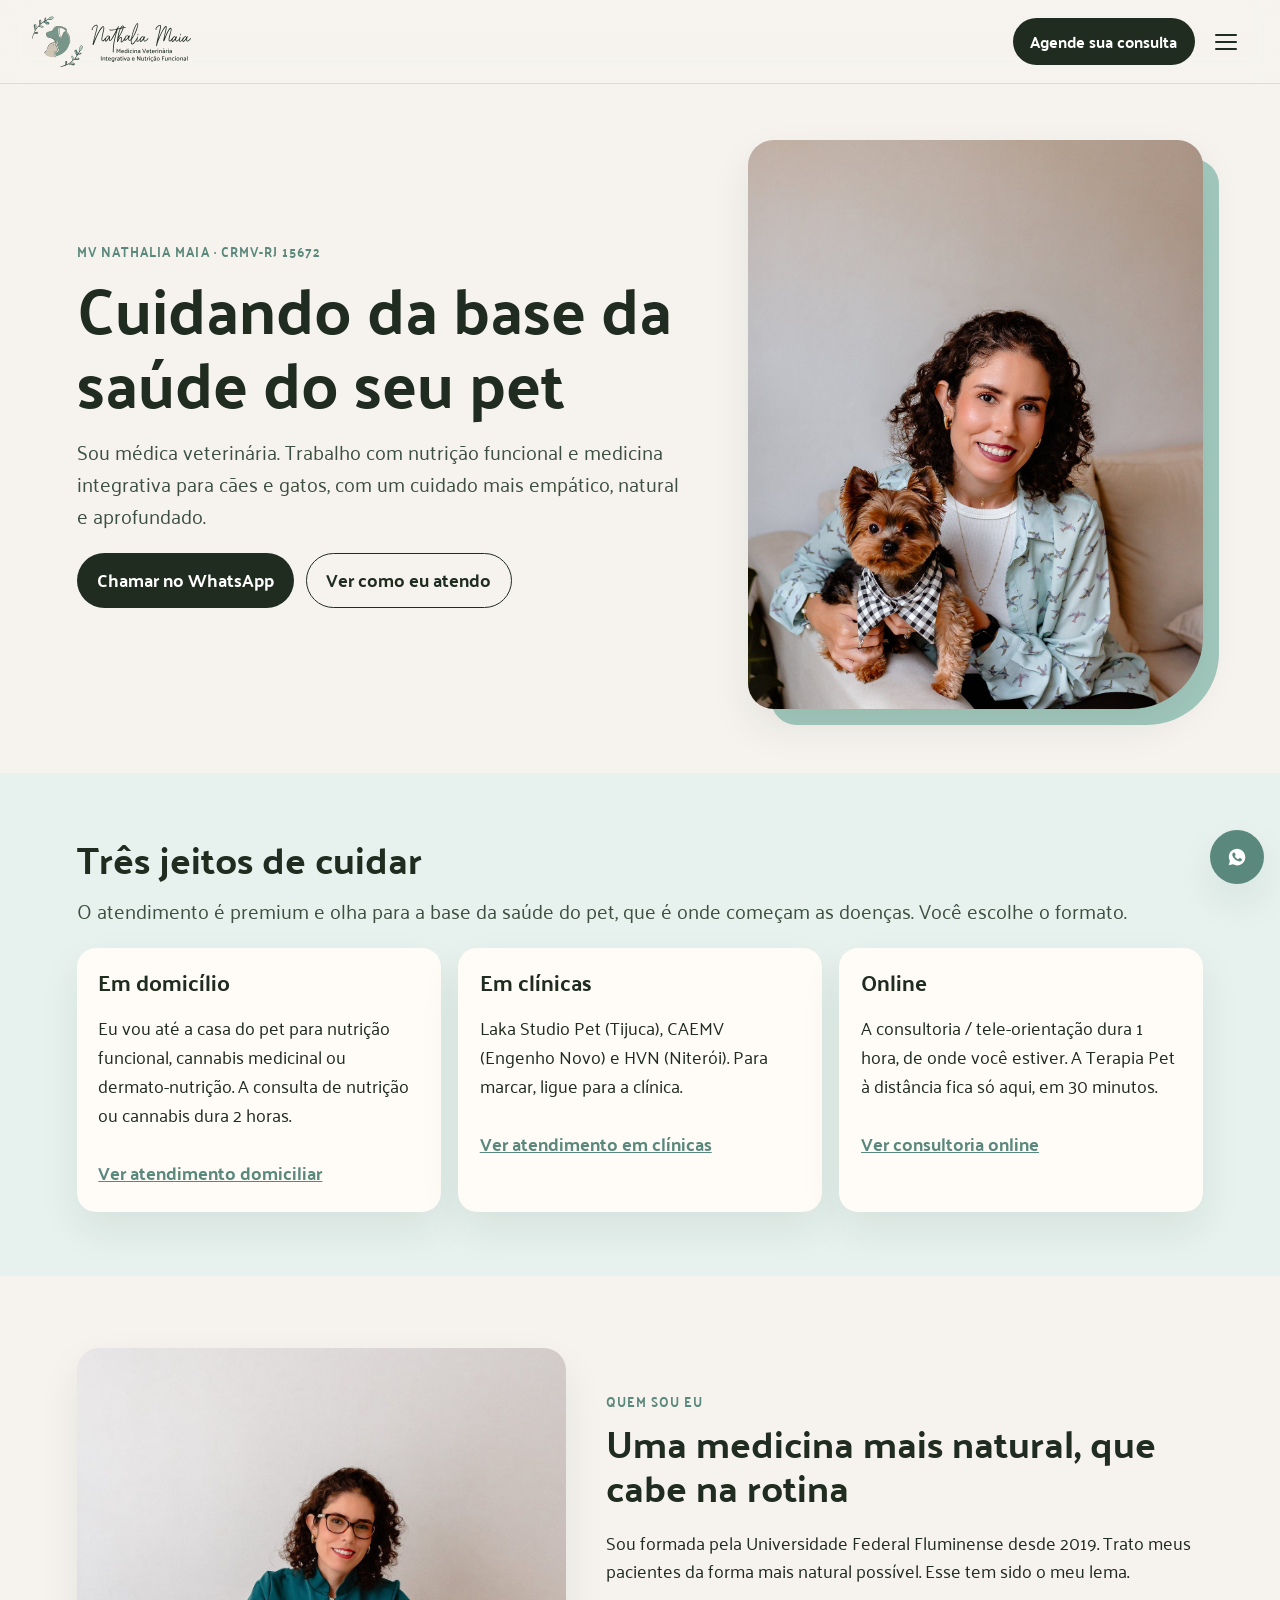
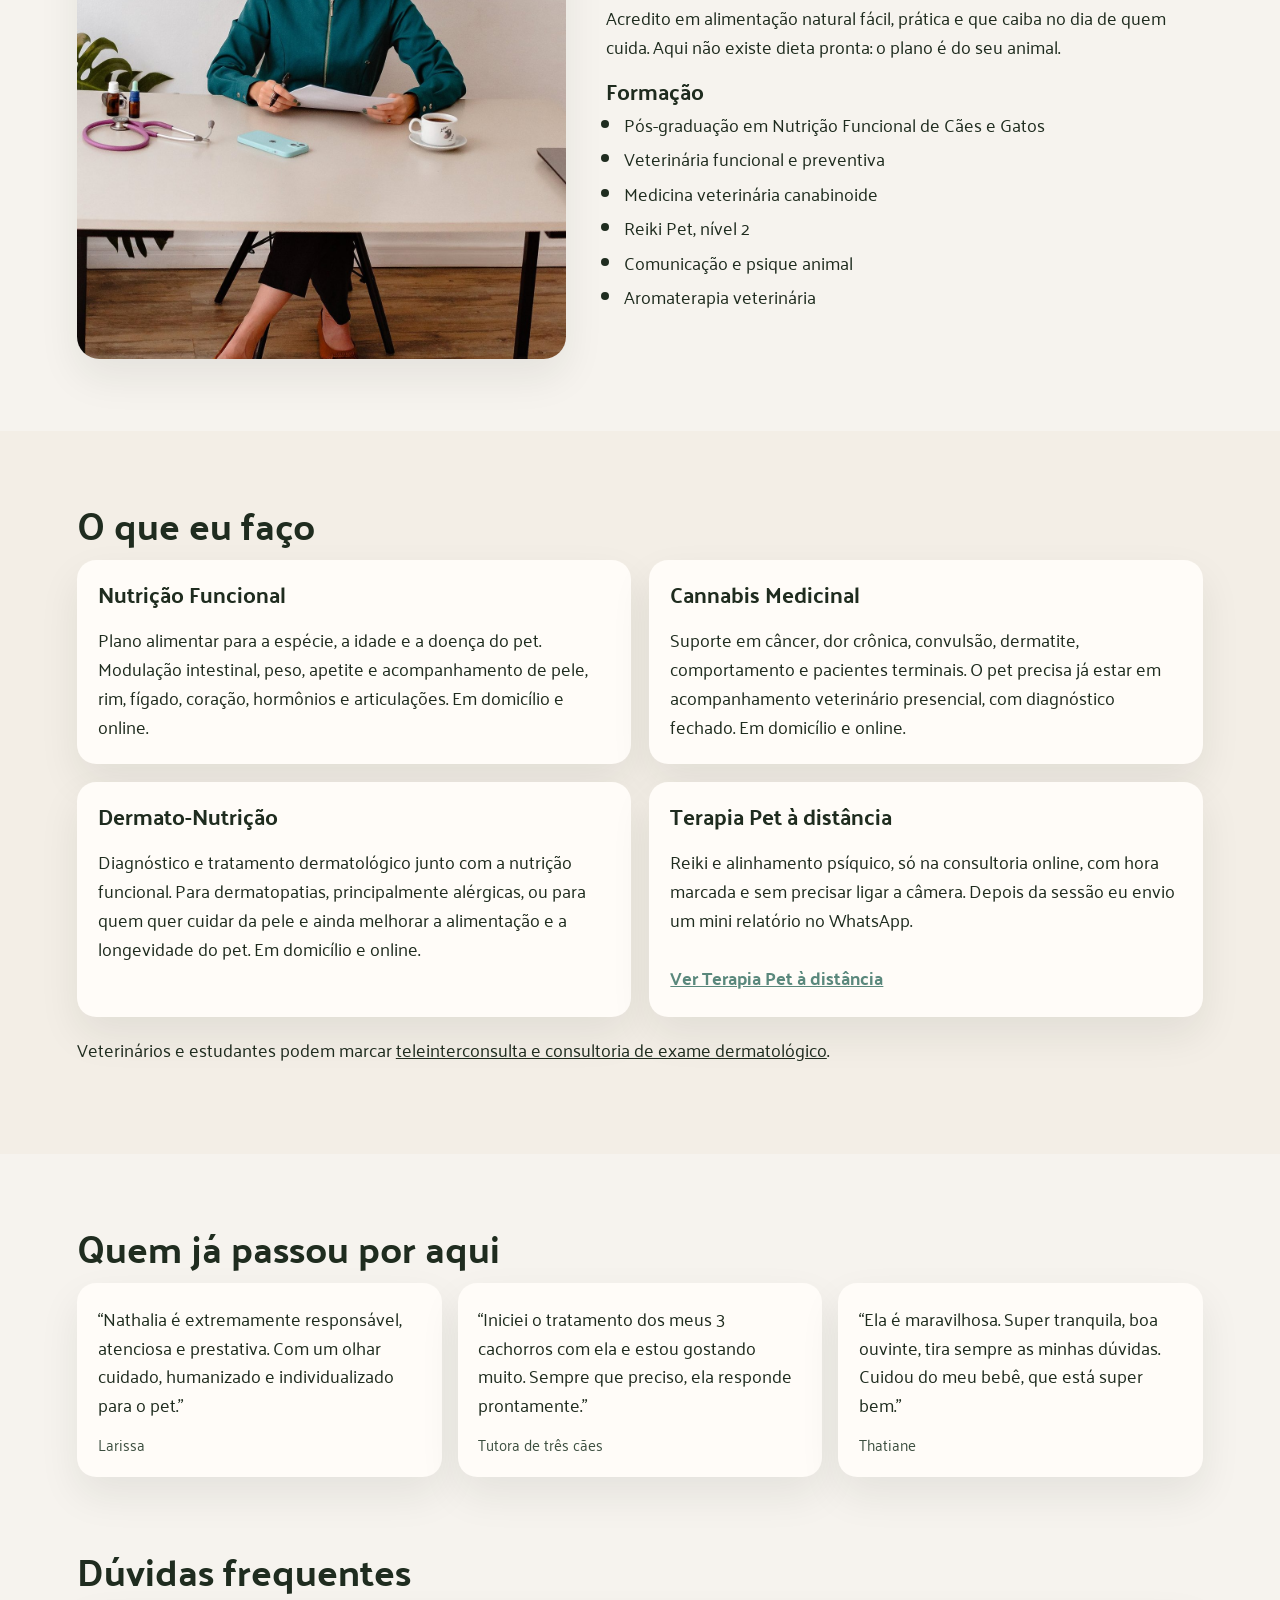
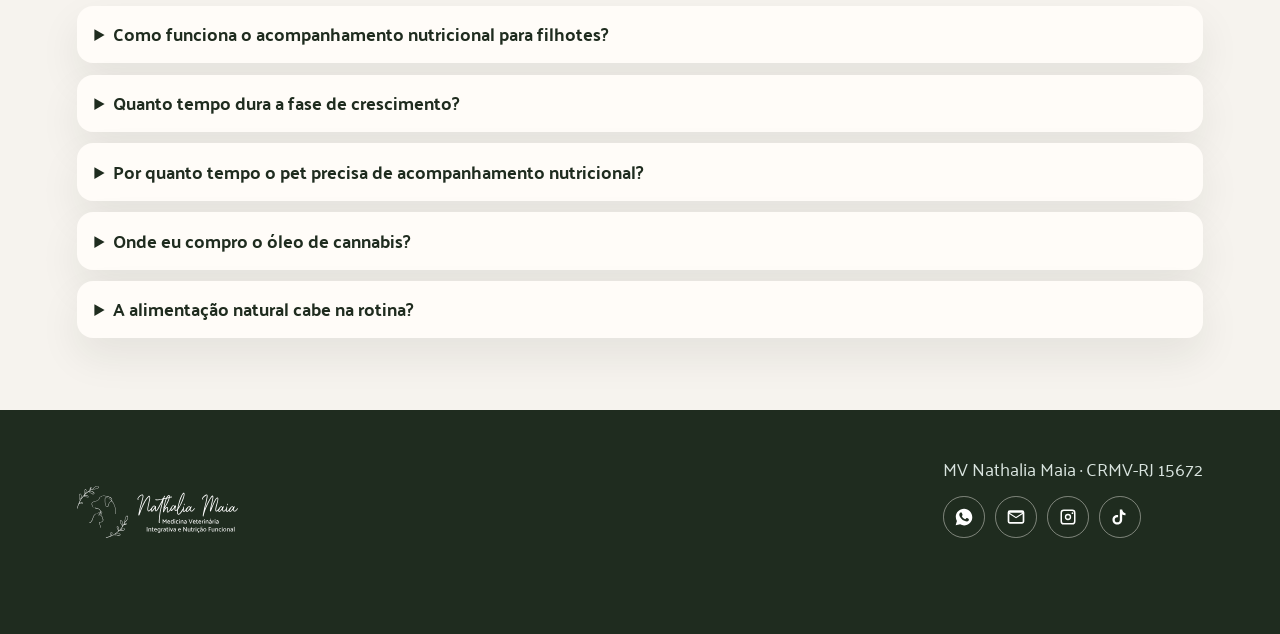
<file: index.html>
<!DOCTYPE html>
<html lang="pt-BR">
<head>
  <meta charset="utf-8">
  <meta name="viewport" content="width=device-width, initial-scale=1">
  <meta name="robots" content="noindex">
  <title>Quem sou eu | Nathalia Maia</title>
  <meta name="description" content="MV Nathalia Maia, CRMV-RJ 15672. Nutrição funcional, cannabis medicinal, dermato-nutrição e medicina veterinária integrativa para cães e gatos.">
  <link rel="icon" href="assets/icone.png">
  <link rel="preconnect" href="https://fonts.googleapis.com">
  <link rel="preconnect" href="https://fonts.gstatic.com" crossorigin>
  <link href="https://fonts.googleapis.com/css2?family=Palanquin:wght@400;500;600;700&display=swap" rel="stylesheet">
  <link rel="stylesheet" href="css/styles.css">
</head>
<body>
  <a class="skip" href="#conteudo">Ir para o conteúdo</a>
  <header class="site-header">
    <a class="logo" href="index.html">
      <img src="assets/logo.svg" alt="Nathalia Maia, medicina veterinária integrativa e nutrição funcional">
    </a>
    <nav class="site-nav" id="site-nav">
      <a href="index.html" aria-current="page">Quem sou eu</a>
      <div class="menu-drop">
        <a href="domiciliar.html">Atendimento domiciliar</a>
        <button class="menu-drop-btn" type="button" aria-expanded="false" aria-controls="menu-domiciliar" aria-label="Abrir opções de atendimento domiciliar"><span class="caret" aria-hidden="true"></span></button>
        <div class="menu-panel" id="menu-domiciliar">
          <a href="domiciliar.html#nutricional">Nutrição Funcional</a>
          <a href="domiciliar.html#cannabis">Cannabis Medicinal</a>
          <a href="domiciliar.html#dermato">Dermato-Nutrição</a>
        </div>
      </div>
      <a href="clinicas.html">Atendimento em clínicas</a>
      <div class="menu-drop">
        <a href="online.html">Consultoria online</a>
        <button class="menu-drop-btn" type="button" aria-expanded="false" aria-controls="menu-online" aria-label="Abrir opções de consultoria online"><span class="caret" aria-hidden="true"></span></button>
        <div class="menu-panel" id="menu-online">
          <a href="online.html#nutricional">Nutrição Funcional</a>
          <a href="online.html#cannabis">Cannabis Medicinal</a>
          <a href="online.html#dermato">Dermato-Nutrição</a>
          <a href="online.html#terapia">Terapia Pet à distância</a>
        </div>
      </div>
      <a href="vets.html">Para vets e estudantes</a>
    </nav>
    <div class="header-end">
      <a class="btn btn-agende" href="https://wa.me/5521992675647?text=Ol%C3%A1%2C%20Dra.%20Nathalia!%20Vim%20pelo%20site%20e%20gostaria%20de%20agendar%20uma%20consulta." target="_blank" rel="noopener noreferrer">Agende sua consulta</a>
      <button class="nav-toggle" type="button" aria-expanded="false" aria-controls="site-nav" aria-label="Abrir menu"><span></span><span></span><span></span></button>
    </div>
  </header>

  <main id="conteudo">
    <section class="wrap hero">
      <div>
        <p class="kicker">MV Nathalia Maia · CRMV-RJ 15672</p>
        <h1>Cuidando da base da saúde do seu pet</h1>
        <p class="lead">Sou médica veterinária. Trabalho com nutrição funcional e medicina integrativa para cães e gatos, com um cuidado mais empático, natural e aprofundado.</p>
        <div class="actions">
          <a class="btn btn-solid" href="https://wa.me/5521992675647?text=Ol%C3%A1%2C%20Dra.%20Nathalia!%20Vim%20pelo%20site%20e%20gostaria%20de%20conversar%20sobre%20um%20atendimento." target="_blank" rel="noopener noreferrer">Chamar no WhatsApp</a>
          <a class="btn btn-ghost" href="#formatos">Ver como eu atendo</a>
        </div>
      </div>
      <div class="hero-photo">
        <img src="assets/nathalia-sofa.jpg" alt="Dra. Nathalia Maia sentada no sofá, sorrindo, com um yorkshire no colo">
      </div>
    </section>

    <section class="band" id="formatos">
      <div class="wrap">
        <h2>Três jeitos de cuidar</h2>
        <p class="lead">O atendimento é premium e olha para a base da saúde do pet, que é onde começam as doenças. Você escolhe o formato.</p>
        <div class="grid-3">
          <article class="card">
            <h3>Em domicílio</h3>
            <p>Eu vou até a casa do pet para nutrição funcional, cannabis medicinal ou dermato-nutrição. A consulta de nutrição ou cannabis dura 2 horas.</p>
            <a class="more" href="domiciliar.html">Ver atendimento domiciliar</a>
          </article>
          <article class="card">
            <h3>Em clínicas</h3>
            <p>Laka Studio Pet (Tijuca), CAEMV (Engenho Novo) e HVN (Niterói). Para marcar, ligue para a clínica.</p>
            <a class="more" href="clinicas.html">Ver atendimento em clínicas</a>
          </article>
          <article class="card">
            <h3>Online</h3>
            <p>A consultoria / tele-orientação dura 1 hora, de onde você estiver. A Terapia Pet à distância fica só aqui, em 30 minutos.</p>
            <a class="more" href="online.html">Ver consultoria online</a>
          </article>
        </div>
      </div>
    </section>

    <section class="section">
      <div class="wrap split">
        <div class="frame portrait">
          <img src="assets/nathalia-mesa.jpg" alt="Dra. Nathalia Maia à mesa, de jaleco verde, com estetoscópio e frascos de cuidado">
        </div>
        <div>
          <p class="kicker">Quem sou eu</p>
          <h2>Uma medicina mais natural, que cabe na rotina</h2>
          <p>Sou formada pela Universidade Federal Fluminense desde 2019. Trato meus pacientes da forma mais natural possível. Esse tem sido o meu lema.</p>
          <p>Acredito em alimentação natural fácil, prática e que caiba no dia de quem cuida. Aqui não existe dieta pronta: o plano é do seu animal.</p>
          <h3>Formação</h3>
          <ul class="clean">
            <li>Pós-graduação em Nutrição Funcional de Cães e Gatos</li>
            <li>Veterinária funcional e preventiva</li>
            <li>Medicina veterinária canabinoide</li>
            <li>Reiki Pet, nível 2</li>
            <li>Comunicação e psique animal</li>
            <li>Aromaterapia veterinária</li>
          </ul>
        </div>
      </div>
    </section>

    <section class="band-sand section">
      <div class="wrap">
        <h2>O que eu faço</h2>
        <div class="grid-2">
          <article class="card">
            <h3>Nutrição Funcional</h3>
            <p>Plano alimentar para a espécie, a idade e a doença do pet. Modulação intestinal, peso, apetite e acompanhamento de pele, rim, fígado, coração, hormônios e articulações. Em domicílio e online.</p>
          </article>
          <article class="card">
            <h3>Cannabis Medicinal</h3>
            <p>Suporte em câncer, dor crônica, convulsão, dermatite, comportamento e pacientes terminais. O pet precisa já estar em acompanhamento veterinário presencial, com diagnóstico fechado. Em domicílio e online.</p>
          </article>
          <article class="card">
            <h3>Dermato-Nutrição</h3>
            <p>Diagnóstico e tratamento dermatológico junto com a nutrição funcional. Para dermatopatias, principalmente alérgicas, ou para quem quer cuidar da pele e ainda melhorar a alimentação e a longevidade do pet. Em domicílio e online.</p>
          </article>
          <article class="card">
            <h3>Terapia Pet à distância</h3>
            <p>Reiki e alinhamento psíquico, só na consultoria online, com hora marcada e sem precisar ligar a câmera. Depois da sessão eu envio um mini relatório no WhatsApp.</p>
            <a class="more" href="online.html#terapia">Ver Terapia Pet à distância</a>
          </article>
        </div>
        <p>Veterinários e estudantes podem marcar <a href="vets.html">teleinterconsulta e consultoria de exame dermatológico</a>.</p>
      </div>
    </section>

    <section class="section">
      <div class="wrap">
        <h2>Quem já passou por aqui</h2>
        <div class="quotes">
          <blockquote>
            <p>“Nathalia é extremamente responsável, atenciosa e prestativa. Com um olhar cuidado, humanizado e individualizado para o pet.”</p>
            <footer>Larissa</footer>
          </blockquote>
          <blockquote>
            <p>“Iniciei o tratamento dos meus 3 cachorros com ela e estou gostando muito. Sempre que preciso, ela responde prontamente.”</p>
            <footer>Tutora de três cães</footer>
          </blockquote>
          <blockquote>
            <p>“Ela é maravilhosa. Super tranquila, boa ouvinte, tira sempre as minhas dúvidas. Cuidou do meu bebê, que está super bem.”</p>
            <footer>Thatiane</footer>
          </blockquote>
        </div>
      </div>
    </section>

    <section class="section" style="padding-top: 0;">
      <div class="wrap">
        <h2>Dúvidas frequentes</h2>
        <details>
          <summary>Como funciona o acompanhamento nutricional para filhotes?</summary>
          <p>Filhotes estão crescendo e precisam de acompanhamento mensal até o fim dessa fase. É um período em que a dieta sem orientação falha fácil.</p>
        </details>
        <details>
          <summary>Quanto tempo dura a fase de crescimento?</summary>
          <p>Depende do porte: cerca de 10 meses nos mini e até 24 meses nos gigantes.</p>
        </details>
        <details>
          <summary>Por quanto tempo o pet precisa de acompanhamento nutricional?</summary>
          <p>Animais em modulação intestinal precisam de pelo menos 6 meses de tratamento.</p>
        </details>
        <details>
          <summary>Onde eu compro o óleo de cannabis?</summary>
          <p>Em associações, de forma online. Na receita eu indico o caminho de acordo com a necessidade do seu pet.</p>
        </details>
        <details>
          <summary>A alimentação natural cabe na rotina?</summary>
          <p>Eu monto um plano fácil, prático e de acordo com a sua rotina e com o que é possível para a casa.</p>
        </details>
      </div>
    </section>
  </main>

  <footer class="site-footer">
    <div class="wrap">
      <img src="assets/logo-branco.svg" alt="">
      <div>
        <p>MV Nathalia Maia · CRMV-RJ 15672</p>
        <nav class="social" aria-label="Contato">
          <a href="https://wa.me/5521992675647" target="_blank" rel="noopener noreferrer" aria-label="WhatsApp (21) 99267-5647"><svg class="icon" viewBox="0 0 24 24" aria-hidden="true"><path d="M12.04 2C6.58 2 2.15 6.4 2.15 11.83c0 1.74.46 3.44 1.34 4.94L2 22l5.39-1.41a10 10 0 0 0 4.65 1.47h.01c5.46 0 9.89-4.4 9.89-9.83C21.94 6.4 17.5 2 12.04 2zm5.76 13.9c-.24.68-1.4 1.3-1.94 1.38-.5.08-1.12.11-1.81-.11-.42-.14-.95-.3-1.64-.59-2.88-1.24-4.76-4.15-4.9-4.34-.14-.2-1.16-1.54-1.16-2.94s.73-2.08 1-2.37c.24-.28.64-.41 1.02-.41.12 0 .23 0 .33.01.3.01.44.03.64.49.24.58.82 2 .89 2.15.07.14.12.32.02.51-.1.2-.14.32-.28.49-.14.17-.3.38-.42.51-.14.14-.28.29-.12.56.16.27.72 1.19 1.55 1.93 1.06.95 1.96 1.25 2.24 1.39.28.14.44.12.6-.07.17-.2.7-.81.88-1.09.19-.28.37-.23.63-.14.26.09 1.64.77 1.92.91.28.14.47.21.54.33.07.12.07.68-.17 1.36z"/></svg></a>
          <a href="mailto:equipevetfuncional@gmail.com" target="_blank" rel="noopener noreferrer" aria-label="E-mail equipevetfuncional@gmail.com"><svg class="icon" viewBox="0 0 24 24" aria-hidden="true"><path d="M2 6.5A2.5 2.5 0 0 1 4.5 4h15A2.5 2.5 0 0 1 22 6.5v11a2.5 2.5 0 0 1-2.5 2.5h-15A2.5 2.5 0 0 1 2 17.5v-11zm2.2.3 7.8 5.1 7.8-5.1H4.2zM20 8.4l-7.4 4.8a1 1 0 0 1-1.1 0L4 8.4V17.5c0 .3.2.5.5.5h15c.3 0 .5-.2.5-.5V8.4z"/></svg></a>
          <a href="https://instagram.com/vetfuncional" target="_blank" rel="noopener noreferrer" aria-label="Instagram @vetfuncional"><svg class="icon" viewBox="0 0 24 24" aria-hidden="true"><path d="M7 3h10a4 4 0 0 1 4 4v10a4 4 0 0 1-4 4H7a4 4 0 0 1-4-4V7a4 4 0 0 1 4-4zm10 1.8H7A2.2 2.2 0 0 0 4.8 7v10A2.2 2.2 0 0 0 7 19.2h10A2.2 2.2 0 0 0 19.2 17V7A2.2 2.2 0 0 0 17 4.8zM12 8.2A3.8 3.8 0 1 1 8.2 12 3.8 3.8 0 0 1 12 8.2zm0 1.6A2.2 2.2 0 1 0 14.2 12 2.2 2.2 0 0 0 12 9.8zM17.35 6.4a1.05 1.05 0 1 1-1.05 1.05 1.05 1.05 0 0 1 1.05-1.05z"/></svg></a>
          <a href="https://www.tiktok.com/@vetfuncional" target="_blank" rel="noopener noreferrer" aria-label="TikTok @vetfuncional"><svg class="icon" viewBox="0 0 24 24" aria-hidden="true"><path d="M14.6 3c.35 2.35 1.7 4.05 4 4.35v2.45a6.7 6.7 0 0 1-4-.95v6.45c0 3.25-2.55 5.7-5.8 5.7S2.95 18.55 2.95 15.3 5.5 9.6 8.75 9.6c.32 0 .64.03.95.08v2.62a3.15 3.15 0 0 0-.95-.15 3.05 3.05 0 1 0 3.05 3.05V3h2.8z"/></svg></a>
        </nav>
      </div>
    </div>
  </footer>
  <a class="float-wa" href="https://wa.me/5521992675647?text=Ol%C3%A1%2C%20Dra.%20Nathalia!%20Vim%20pelo%20site%20e%20gostaria%20de%20conversar%20sobre%20um%20atendimento." target="_blank" rel="noopener noreferrer" aria-label="Agende sua consulta"><svg class="icon" viewBox="0 0 24 24" aria-hidden="true"><path d="M12.04 2C6.58 2 2.15 6.4 2.15 11.83c0 1.74.46 3.44 1.34 4.94L2 22l5.39-1.41a10 10 0 0 0 4.65 1.47h.01c5.46 0 9.89-4.4 9.89-9.83C21.94 6.4 17.5 2 12.04 2zm5.76 13.9c-.24.68-1.4 1.3-1.94 1.38-.5.08-1.12.11-1.81-.11-.42-.14-.95-.3-1.64-.59-2.88-1.24-4.76-4.15-4.9-4.34-.14-.2-1.16-1.54-1.16-2.94s.73-2.08 1-2.37c.24-.28.64-.41 1.02-.41.12 0 .23 0 .33.01.3.01.44.03.64.49.24.58.82 2 .89 2.15.07.14.12.32.02.51-.1.2-.14.32-.28.49-.14.17-.3.38-.42.51-.14.14-.28.29-.12.56.16.27.72 1.19 1.55 1.93 1.06.95 1.96 1.25 2.24 1.39.28.14.44.12.6-.07.17-.2.7-.81.88-1.09.19-.28.37-.23.63-.14.26.09 1.64.77 1.92.91.28.14.47.21.54.33.07.12.07.68-.17 1.36z"/></svg></a>
  <script src="js/nav.js"></script>
</body>
</html>
</file>
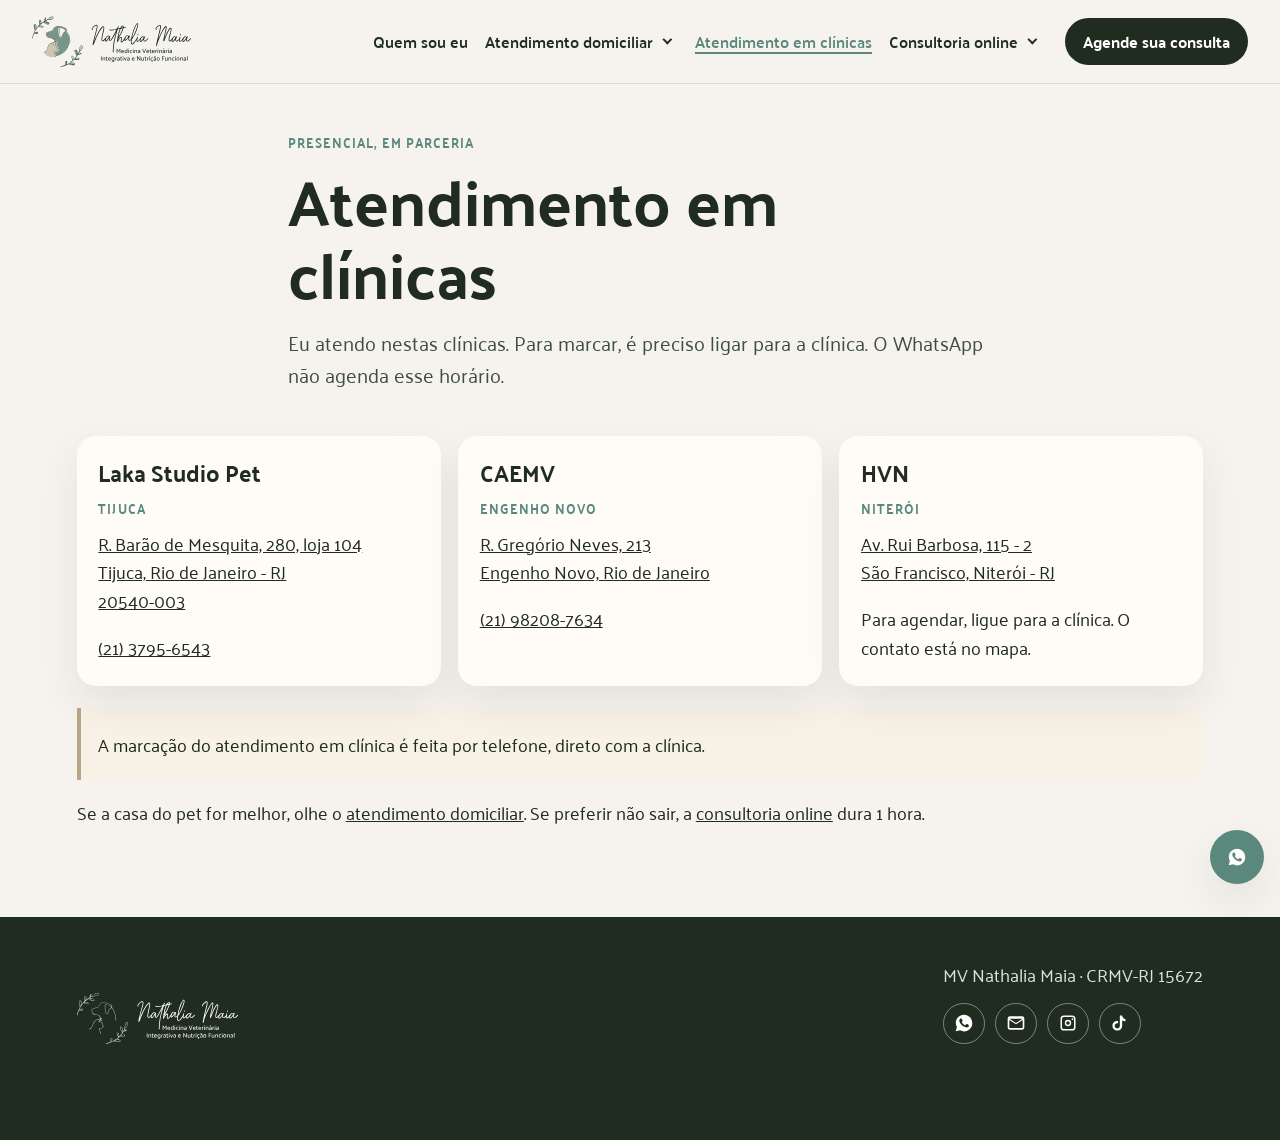
<file: clinicas.html>
<!DOCTYPE html>
<html lang="pt-BR">
<head>
  <meta charset="utf-8">
  <meta name="viewport" content="width=device-width, initial-scale=1">
  <meta name="robots" content="noindex">
  <title>Atendimento em clínicas | Nathalia Maia</title>
  <meta name="description" content="Atendimento da Dra. Nathalia Maia na Laka Studio Pet, no CAEMV e no HVN. A marcação é por telefone, na clínica.">
  <link rel="icon" href="assets/icone.png">
  <link rel="preconnect" href="https://fonts.googleapis.com">
  <link rel="preconnect" href="https://fonts.gstatic.com" crossorigin>
  <link href="https://fonts.googleapis.com/css2?family=Palanquin:wght@400;500;600;700&display=swap" rel="stylesheet">
  <link rel="stylesheet" href="css/styles.css">
</head>
<body>
  <a class="skip" href="#conteudo">Ir para o conteúdo</a>
  <header class="site-header">
    <a class="logo" href="index.html">
      <img src="assets/logo.svg" alt="Nathalia Maia, medicina veterinária integrativa e nutrição funcional">
    </a>
    <nav class="site-nav" id="site-nav">
      <a href="index.html">Quem sou eu</a>
      <div class="menu-drop">
        <a href="domiciliar.html">Atendimento domiciliar</a>
        <button class="menu-drop-btn" type="button" aria-expanded="false" aria-controls="menu-domiciliar" aria-label="Abrir opções de atendimento domiciliar"><span class="caret" aria-hidden="true"></span></button>
        <div class="menu-panel" id="menu-domiciliar">
          <a href="domiciliar.html#nutricional">Nutrição Funcional</a>
          <a href="domiciliar.html#cannabis">Cannabis Medicinal</a>
          <a href="domiciliar.html#dermato">Dermato-Nutrição</a>
        </div>
      </div>
      <a href="clinicas.html" aria-current="page">Atendimento em clínicas</a>
      <div class="menu-drop">
        <a href="online.html">Consultoria online</a>
        <button class="menu-drop-btn" type="button" aria-expanded="false" aria-controls="menu-online" aria-label="Abrir opções de consultoria online"><span class="caret" aria-hidden="true"></span></button>
        <div class="menu-panel" id="menu-online">
          <a href="online.html#nutricional">Nutrição Funcional</a>
          <a href="online.html#cannabis">Cannabis Medicinal</a>
          <a href="online.html#dermato">Dermato-Nutrição</a>
          <a href="online.html#vets">Para vets e estudantes</a>
          <a href="online.html#terapia">Terapia Pet à distância</a>
        </div>
      </div>
    </nav>
    <div class="header-end">
      <a class="btn btn-agende" href="https://wa.me/5521992675647?text=Ol%C3%A1%2C%20Dra.%20Nathalia!%20Vim%20pelo%20site%20e%20gostaria%20de%20agendar%20uma%20consulta." target="_blank" rel="noopener noreferrer">Agende sua consulta</a>
      <button class="nav-toggle" type="button" aria-expanded="false" aria-controls="site-nav" aria-label="Abrir menu"><span></span><span></span><span></span></button>
    </div>
  </header>

  <main id="conteudo">
    <section class="wrap page-hero">
      <p class="kicker">Presencial, em parceria</p>
      <h1>Atendimento em clínicas</h1>
      <p class="lead">Eu atendo nestas clínicas. Para marcar, é preciso ligar para a clínica. O WhatsApp não agenda esse horário.</p>
    </section>

    <section class="section" style="padding-top: 0.5rem;">
      <div class="wrap grid-3">
        <article class="card clinic">
          <h2>Laka Studio Pet</h2>
          <p class="kicker">Tijuca</p>
          <address>
            <a href="https://share.google/s3fcUxepsuqesqkMe" target="_blank" rel="noopener noreferrer">R. Barão de Mesquita, 280, loja 104<br>Tijuca, Rio de Janeiro - RJ<br>20540-003</a>
          </address>
          <p><a href="tel:+552137956543" target="_blank" rel="noopener noreferrer">(21) 3795-6543</a></p>
        </article>
        <article class="card clinic">
          <h2>CAEMV</h2>
          <p class="kicker">Engenho Novo</p>
          <address>
            <a href="https://share.google/D18ZGdsnFcxJZCUdR" target="_blank" rel="noopener noreferrer">R. Gregório Neves, 213<br>Engenho Novo, Rio de Janeiro</a>
          </address>
          <p><a href="tel:+5521982087634" target="_blank" rel="noopener noreferrer">(21) 98208-7634</a></p>
        </article>
        <article class="card clinic">
          <h2>HVN</h2>
          <p class="kicker">Niterói</p>
          <address>
            <a href="https://share.google/txyQlOw5Al6ia4sF4" target="_blank" rel="noopener noreferrer">Av. Rui Barbosa, 115 - 2<br>São Francisco, Niterói - RJ</a>
          </address>
          <p>Para agendar, ligue para a clínica. O contato está no mapa.</p>
        </article>
      </div>
      <div class="wrap">
        <div class="note" style="margin-top: 1.4rem;">
          <p>A marcação do atendimento em clínica é feita por telefone, direto com a clínica.</p>
        </div>
        <p>Se a casa do pet for melhor, olhe o <a href="domiciliar.html">atendimento domiciliar</a>. Se preferir não sair, a <a href="online.html">consultoria online</a> dura 1 hora.</p>
      </div>
    </section>
  </main>

  <footer class="site-footer">
    <div class="wrap">
      <img src="assets/logo-branco.svg" alt="">
      <div>
        <p>MV Nathalia Maia · CRMV-RJ 15672</p>
        <nav class="social" aria-label="Contato">
          <a href="https://wa.me/5521992675647" target="_blank" rel="noopener noreferrer" aria-label="WhatsApp (21) 99267-5647"><svg class="icon" viewBox="0 0 24 24" aria-hidden="true"><path d="M12.04 2C6.58 2 2.15 6.4 2.15 11.83c0 1.74.46 3.44 1.34 4.94L2 22l5.39-1.41a10 10 0 0 0 4.65 1.47h.01c5.46 0 9.89-4.4 9.89-9.83C21.94 6.4 17.5 2 12.04 2zm5.76 13.9c-.24.68-1.4 1.3-1.94 1.38-.5.08-1.12.11-1.81-.11-.42-.14-.95-.3-1.64-.59-2.88-1.24-4.76-4.15-4.9-4.34-.14-.2-1.16-1.54-1.16-2.94s.73-2.08 1-2.37c.24-.28.64-.41 1.02-.41.12 0 .23 0 .33.01.3.01.44.03.64.49.24.58.82 2 .89 2.15.07.14.12.32.02.51-.1.2-.14.32-.28.49-.14.17-.3.38-.42.51-.14.14-.28.29-.12.56.16.27.72 1.19 1.55 1.93 1.06.95 1.96 1.25 2.24 1.39.28.14.44.12.6-.07.17-.2.7-.81.88-1.09.19-.28.37-.23.63-.14.26.09 1.64.77 1.92.91.28.14.47.21.54.33.07.12.07.68-.17 1.36z"/></svg></a>
          <a href="mailto:equipevetfuncional@gmail.com" target="_blank" rel="noopener noreferrer" aria-label="E-mail equipevetfuncional@gmail.com"><svg class="icon" viewBox="0 0 24 24" aria-hidden="true"><path d="M2 6.5A2.5 2.5 0 0 1 4.5 4h15A2.5 2.5 0 0 1 22 6.5v11a2.5 2.5 0 0 1-2.5 2.5h-15A2.5 2.5 0 0 1 2 17.5v-11zm2.2.3 7.8 5.1 7.8-5.1H4.2zM20 8.4l-7.4 4.8a1 1 0 0 1-1.1 0L4 8.4V17.5c0 .3.2.5.5.5h15c.3 0 .5-.2.5-.5V8.4z"/></svg></a>
          <a href="https://instagram.com/vetfuncional" target="_blank" rel="noopener noreferrer" aria-label="Instagram @vetfuncional"><svg class="icon" viewBox="0 0 24 24" aria-hidden="true"><path d="M7 3h10a4 4 0 0 1 4 4v10a4 4 0 0 1-4 4H7a4 4 0 0 1-4-4V7a4 4 0 0 1 4-4zm10 1.8H7A2.2 2.2 0 0 0 4.8 7v10A2.2 2.2 0 0 0 7 19.2h10A2.2 2.2 0 0 0 19.2 17V7A2.2 2.2 0 0 0 17 4.8zM12 8.2A3.8 3.8 0 1 1 8.2 12 3.8 3.8 0 0 1 12 8.2zm0 1.6A2.2 2.2 0 1 0 14.2 12 2.2 2.2 0 0 0 12 9.8zM17.35 6.4a1.05 1.05 0 1 1-1.05 1.05 1.05 1.05 0 0 1 1.05-1.05z"/></svg></a>
          <a href="https://www.tiktok.com/@vetfuncional" target="_blank" rel="noopener noreferrer" aria-label="TikTok @vetfuncional"><svg class="icon" viewBox="0 0 24 24" aria-hidden="true"><path d="M14.6 3c.35 2.35 1.7 4.05 4 4.35v2.45a6.7 6.7 0 0 1-4-.95v6.45c0 3.25-2.55 5.7-5.8 5.7S2.95 18.55 2.95 15.3 5.5 9.6 8.75 9.6c.32 0 .64.03.95.08v2.62a3.15 3.15 0 0 0-.95-.15 3.05 3.05 0 1 0 3.05 3.05V3h2.8z"/></svg></a>
        </nav>
      </div>
    </div>
  </footer>
  <a class="float-wa" href="https://wa.me/5521992675647?text=Ol%C3%A1%2C%20Dra.%20Nathalia!%20Vim%20pelo%20site%20e%20gostaria%20de%20saber%20sobre%20o%20atendimento%20em%20cl%C3%ADnica." target="_blank" rel="noopener noreferrer" aria-label="Agende sua consulta"><svg class="icon" viewBox="0 0 24 24" aria-hidden="true"><path d="M12.04 2C6.58 2 2.15 6.4 2.15 11.83c0 1.74.46 3.44 1.34 4.94L2 22l5.39-1.41a10 10 0 0 0 4.65 1.47h.01c5.46 0 9.89-4.4 9.89-9.83C21.94 6.4 17.5 2 12.04 2zm5.76 13.9c-.24.68-1.4 1.3-1.94 1.38-.5.08-1.12.11-1.81-.11-.42-.14-.95-.3-1.64-.59-2.88-1.24-4.76-4.15-4.9-4.34-.14-.2-1.16-1.54-1.16-2.94s.73-2.08 1-2.37c.24-.28.64-.41 1.02-.41.12 0 .23 0 .33.01.3.01.44.03.64.49.24.58.82 2 .89 2.15.07.14.12.32.02.51-.1.2-.14.32-.28.49-.14.17-.3.38-.42.51-.14.14-.28.29-.12.56.16.27.72 1.19 1.55 1.93 1.06.95 1.96 1.25 2.24 1.39.28.14.44.12.6-.07.17-.2.7-.81.88-1.09.19-.28.37-.23.63-.14.26.09 1.64.77 1.92.91.28.14.47.21.54.33.07.12.07.68-.17 1.36z"/></svg></a>
  <script src="js/nav.js"></script>
</body>
</html>
</file>
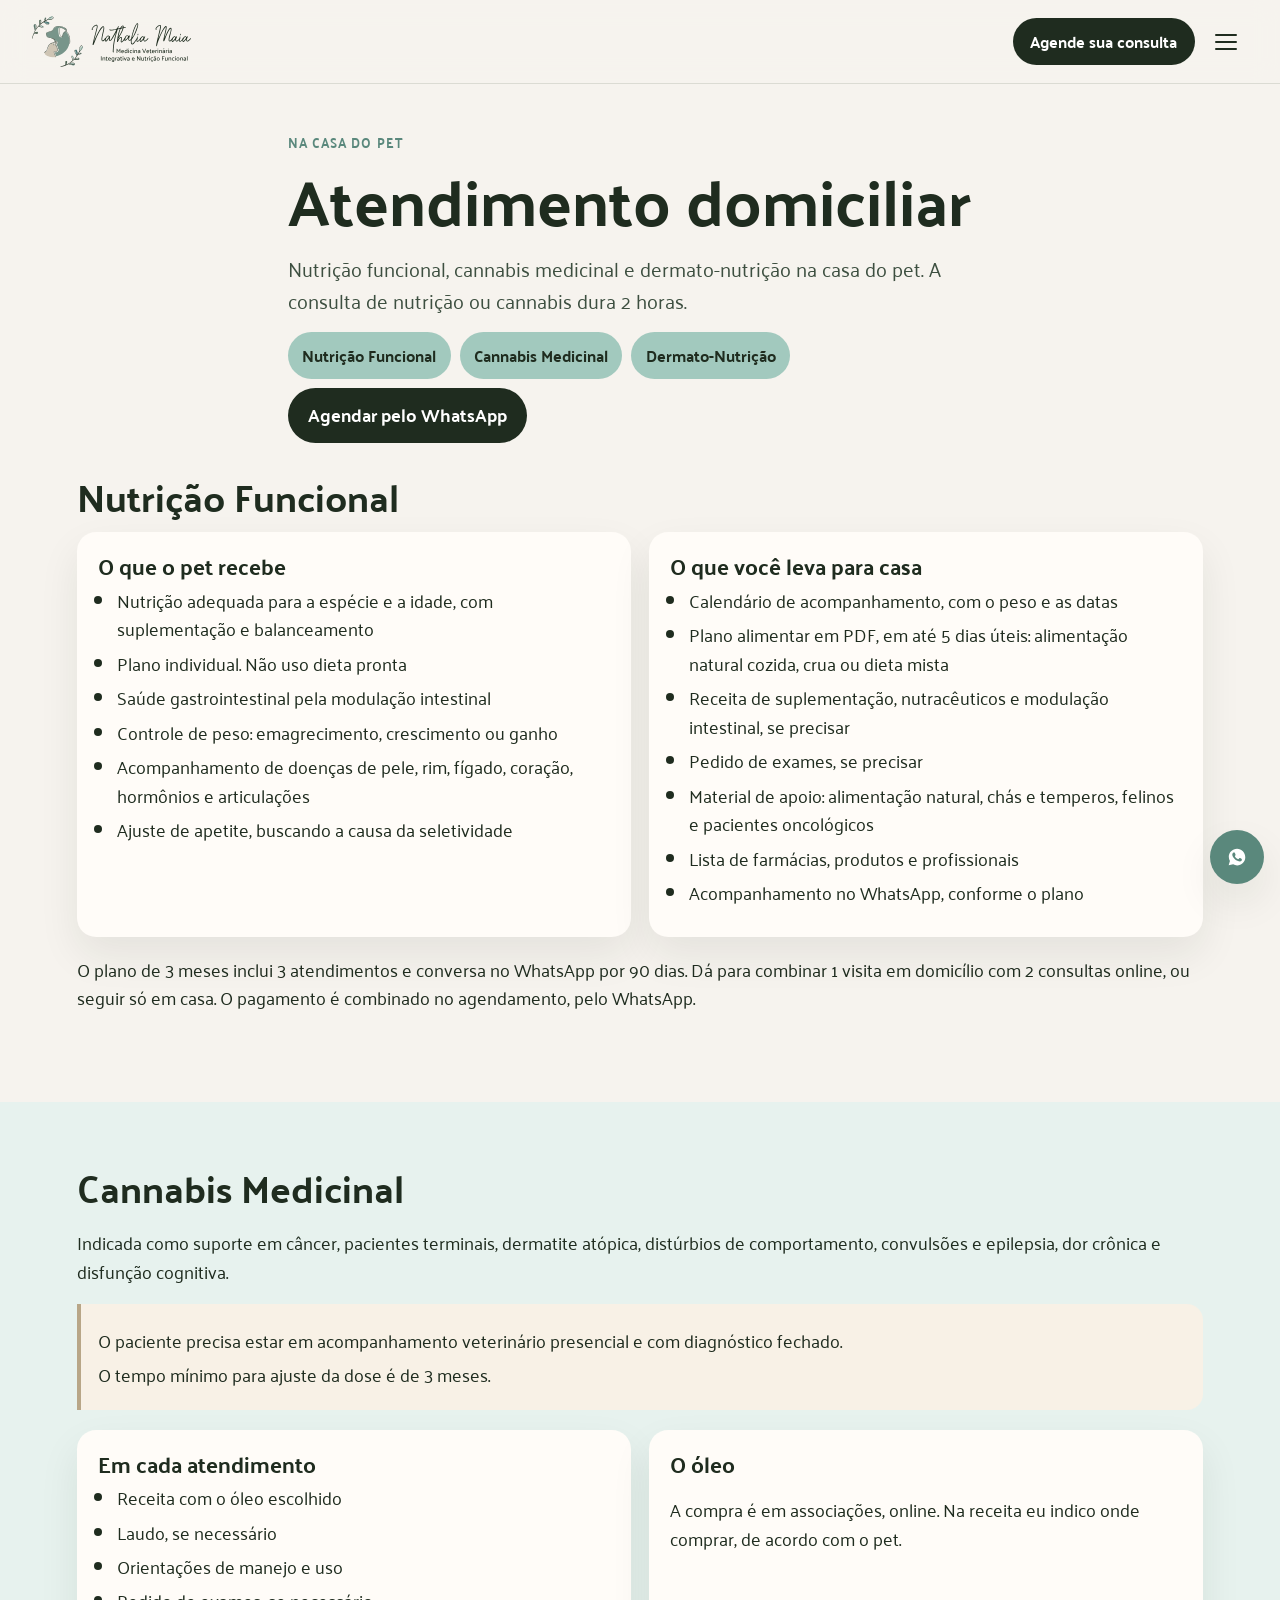
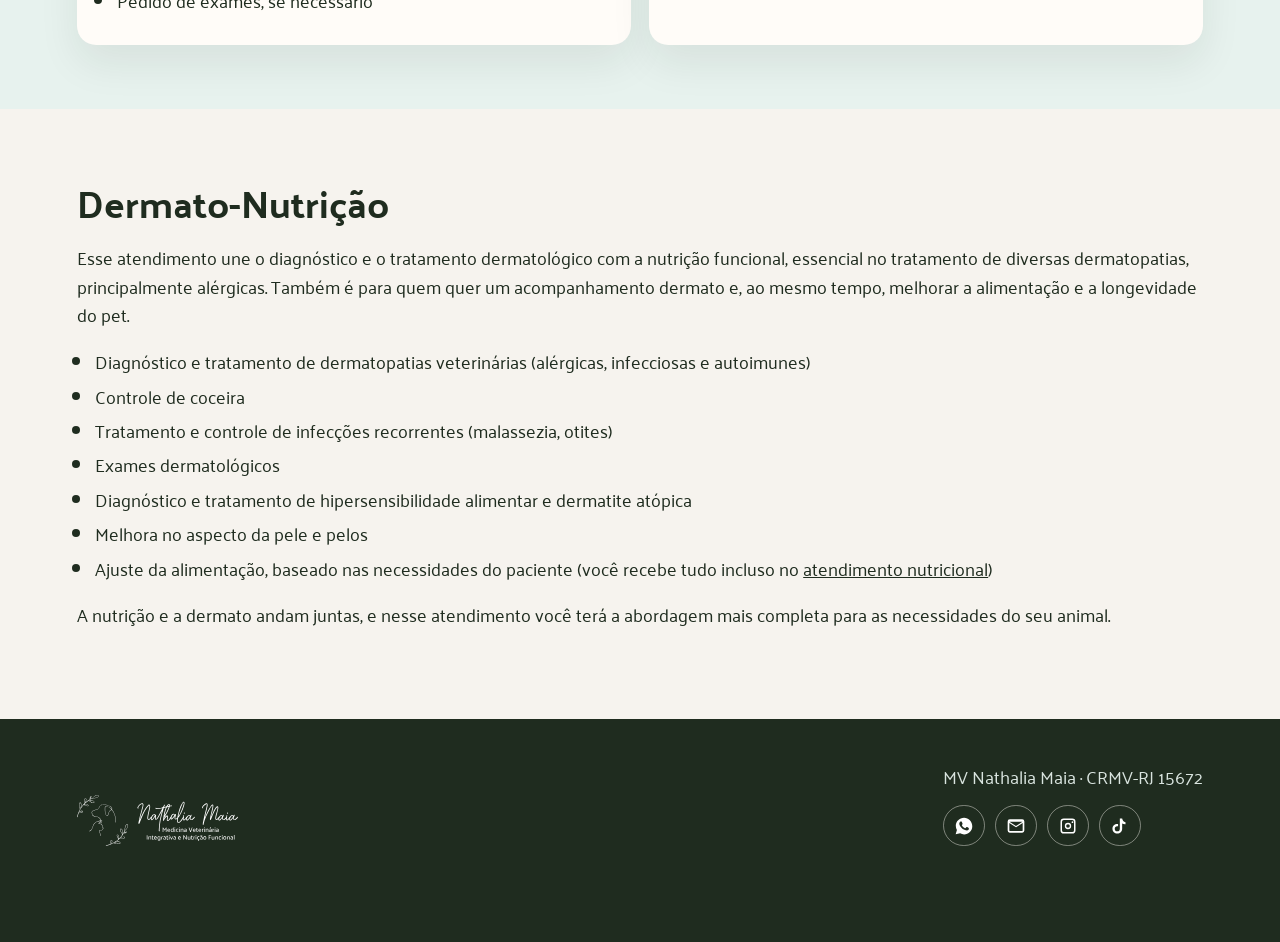
<file: domiciliar.html>
<!DOCTYPE html>
<html lang="pt-BR">
<head>
  <meta charset="utf-8">
  <meta name="viewport" content="width=device-width, initial-scale=1">
  <meta name="robots" content="noindex">
  <title>Atendimento domiciliar | Nathalia Maia</title>
  <meta name="description" content="Atendimento domiciliar da Dra. Nathalia Maia: nutrição funcional, cannabis medicinal e dermato-nutrição na casa do pet.">
  <link rel="icon" href="assets/icone.png">
  <link rel="preconnect" href="https://fonts.googleapis.com">
  <link rel="preconnect" href="https://fonts.gstatic.com" crossorigin>
  <link href="https://fonts.googleapis.com/css2?family=Palanquin:wght@400;500;600;700&display=swap" rel="stylesheet">
  <link rel="stylesheet" href="css/styles.css">
</head>
<body>
  <a class="skip" href="#conteudo">Ir para o conteúdo</a>
  <header class="site-header">
    <a class="logo" href="index.html">
      <img src="assets/logo.svg" alt="Nathalia Maia, medicina veterinária integrativa e nutrição funcional">
    </a>
    <nav class="site-nav" id="site-nav">
      <a href="index.html">Quem sou eu</a>
      <div class="menu-drop is-current">
        <a href="domiciliar.html" aria-current="page">Atendimento domiciliar</a>
        <button class="menu-drop-btn" type="button" aria-expanded="false" aria-controls="menu-domiciliar" aria-label="Abrir opções de atendimento domiciliar"><span class="caret" aria-hidden="true"></span></button>
        <div class="menu-panel" id="menu-domiciliar">
          <a href="domiciliar.html#nutricional">Nutrição Funcional</a>
          <a href="domiciliar.html#cannabis">Cannabis Medicinal</a>
          <a href="domiciliar.html#dermato">Dermato-Nutrição</a>
        </div>
      </div>
      <a href="clinicas.html">Atendimento em clínicas</a>
      <div class="menu-drop">
        <a href="online.html">Consultoria online</a>
        <button class="menu-drop-btn" type="button" aria-expanded="false" aria-controls="menu-online" aria-label="Abrir opções de consultoria online"><span class="caret" aria-hidden="true"></span></button>
        <div class="menu-panel" id="menu-online">
          <a href="online.html#nutricional">Nutrição Funcional</a>
          <a href="online.html#cannabis">Cannabis Medicinal</a>
          <a href="online.html#dermato">Dermato-Nutrição</a>
          <a href="online.html#terapia">Terapia Pet à distância</a>
        </div>
      </div>
      <a href="vets.html">Para vets e estudantes</a>
    </nav>
    <div class="header-end">
      <a class="btn btn-agende" href="https://wa.me/5521992675647?text=Ol%C3%A1%2C%20Dra.%20Nathalia!%20Vim%20pelo%20site%20e%20gostaria%20de%20agendar%20uma%20consulta." target="_blank" rel="noopener noreferrer">Agende sua consulta</a>
      <button class="nav-toggle" type="button" aria-expanded="false" aria-controls="site-nav" aria-label="Abrir menu"><span></span><span></span><span></span></button>
    </div>
  </header>

  <main id="conteudo">
    <section class="wrap page-hero">
      <p class="kicker">Na casa do pet</p>
      <h1>Atendimento domiciliar</h1>
      <p class="lead">Nutrição funcional, cannabis medicinal e dermato-nutrição na casa do pet. A consulta de nutrição ou cannabis dura 2 horas.</p>
      <ul class="subnav">
        <li><a href="#nutricional">Nutrição Funcional</a></li>
        <li><a href="#cannabis">Cannabis Medicinal</a></li>
        <li><a href="#dermato">Dermato-Nutrição</a></li>
      </ul>
      <div class="actions" style="margin-top: 1.2rem;">
        <a class="btn btn-solid" href="https://wa.me/5521992675647?text=Ol%C3%A1%2C%20Dra.%20Nathalia!%20Vim%20pelo%20site%20e%20gostaria%20de%20saber%20sobre%20o%20atendimento%20domiciliar." target="_blank" rel="noopener noreferrer">Agendar pelo WhatsApp</a>
      </div>
    </section>

    <section class="section topic" id="nutricional" style="padding-top: 1rem;">
      <div class="wrap">
        <h2>Nutrição Funcional</h2>
      <div class="grid-2">
        <article class="card">
          <h3>O que o pet recebe</h3>
          <ul class="clean">
            <li>Nutrição adequada para a espécie e a idade, com suplementação e balanceamento</li>
            <li>Plano individual. Não uso dieta pronta</li>
            <li>Saúde gastrointestinal pela modulação intestinal</li>
            <li>Controle de peso: emagrecimento, crescimento ou ganho</li>
            <li>Acompanhamento de doenças de pele, rim, fígado, coração, hormônios e articulações</li>
            <li>Ajuste de apetite, buscando a causa da seletividade</li>
          </ul>
        </article>
        <article class="card">
          <h3>O que você leva para casa</h3>
          <ul class="clean">
            <li>Calendário de acompanhamento, com o peso e as datas</li>
            <li>Plano alimentar em PDF, em até 5 dias úteis: alimentação natural cozida, crua ou dieta mista</li>
            <li>Receita de suplementação, nutracêuticos e modulação intestinal, se precisar</li>
            <li>Pedido de exames, se precisar</li>
            <li>Material de apoio: alimentação natural, chás e temperos, felinos e pacientes oncológicos</li>
            <li>Lista de farmácias, produtos e profissionais</li>
            <li>Acompanhamento no WhatsApp, conforme o plano</li>
          </ul>
        </article>
      </div>
        <p>O plano de 3 meses inclui 3 atendimentos e conversa no WhatsApp por 90 dias. Dá para combinar 1 visita em domicílio com 2 consultas online, ou seguir só em casa. O pagamento é combinado no agendamento, pelo WhatsApp.</p>
      </div>
    </section>

    <section class="band topic" id="cannabis">
      <div class="wrap">
        <h2>Cannabis Medicinal</h2>
        <p>Indicada como suporte em câncer, pacientes terminais, dermatite atópica, distúrbios de comportamento, convulsões e epilepsia, dor crônica e disfunção cognitiva.</p>
        <div class="note">
          <p>O paciente precisa estar em acompanhamento veterinário presencial e com diagnóstico fechado.</p>
          <p>O tempo mínimo para ajuste da dose é de 3 meses.</p>
        </div>
        <div class="grid-2" style="margin-top: 1.2rem;">
          <article class="card">
            <h3>Em cada atendimento</h3>
            <ul class="clean">
              <li>Receita com o óleo escolhido</li>
              <li>Laudo, se necessário</li>
              <li>Orientações de manejo e uso</li>
              <li>Pedido de exames, se necessário</li>
            </ul>
          </article>
          <article class="card">
            <h3>O óleo</h3>
            <p>A compra é em associações, online. Na receita eu indico onde comprar, de acordo com o pet.</p>
          </article>
        </div>
      </div>
    </section>

    <section class="section topic" id="dermato">
      <div class="wrap">
        <h2>Dermato-Nutrição</h2>
        <p>Esse atendimento une o diagnóstico e o tratamento dermatológico com a nutrição funcional, essencial no tratamento de diversas dermatopatias, principalmente alérgicas. Também é para quem quer um acompanhamento dermato e, ao mesmo tempo, melhorar a alimentação e a longevidade do pet.</p>
        <ul class="clean">
          <li>Diagnóstico e tratamento de dermatopatias veterinárias (alérgicas, infecciosas e autoimunes)</li>
          <li>Controle de coceira</li>
          <li>Tratamento e controle de infecções recorrentes (malassezia, otites)</li>
          <li>Exames dermatológicos</li>
          <li>Diagnóstico e tratamento de hipersensibilidade alimentar e dermatite atópica</li>
          <li>Melhora no aspecto da pele e pelos</li>
          <li>Ajuste da alimentação, baseado nas necessidades do paciente (você recebe tudo incluso no <a href="#nutricional">atendimento nutricional</a>)</li>
        </ul>
        <p>A nutrição e a dermato andam juntas, e nesse atendimento você terá a abordagem mais completa para as necessidades do seu animal.</p>
      </div>
    </section>
  </main>

  <footer class="site-footer">
    <div class="wrap">
      <img src="assets/logo-branco.svg" alt="">
      <div>
        <p>MV Nathalia Maia · CRMV-RJ 15672</p>
        <nav class="social" aria-label="Contato">
          <a href="https://wa.me/5521992675647" target="_blank" rel="noopener noreferrer" aria-label="WhatsApp (21) 99267-5647"><svg class="icon" viewBox="0 0 24 24" aria-hidden="true"><path d="M12.04 2C6.58 2 2.15 6.4 2.15 11.83c0 1.74.46 3.44 1.34 4.94L2 22l5.39-1.41a10 10 0 0 0 4.65 1.47h.01c5.46 0 9.89-4.4 9.89-9.83C21.94 6.4 17.5 2 12.04 2zm5.76 13.9c-.24.68-1.4 1.3-1.94 1.38-.5.08-1.12.11-1.81-.11-.42-.14-.95-.3-1.64-.59-2.88-1.24-4.76-4.15-4.9-4.34-.14-.2-1.16-1.54-1.16-2.94s.73-2.08 1-2.37c.24-.28.64-.41 1.02-.41.12 0 .23 0 .33.01.3.01.44.03.64.49.24.58.82 2 .89 2.15.07.14.12.32.02.51-.1.2-.14.32-.28.49-.14.17-.3.38-.42.51-.14.14-.28.29-.12.56.16.27.72 1.19 1.55 1.93 1.06.95 1.96 1.25 2.24 1.39.28.14.44.12.6-.07.17-.2.7-.81.88-1.09.19-.28.37-.23.63-.14.26.09 1.64.77 1.92.91.28.14.47.21.54.33.07.12.07.68-.17 1.36z"/></svg></a>
          <a href="mailto:equipevetfuncional@gmail.com" target="_blank" rel="noopener noreferrer" aria-label="E-mail equipevetfuncional@gmail.com"><svg class="icon" viewBox="0 0 24 24" aria-hidden="true"><path d="M2 6.5A2.5 2.5 0 0 1 4.5 4h15A2.5 2.5 0 0 1 22 6.5v11a2.5 2.5 0 0 1-2.5 2.5h-15A2.5 2.5 0 0 1 2 17.5v-11zm2.2.3 7.8 5.1 7.8-5.1H4.2zM20 8.4l-7.4 4.8a1 1 0 0 1-1.1 0L4 8.4V17.5c0 .3.2.5.5.5h15c.3 0 .5-.2.5-.5V8.4z"/></svg></a>
          <a href="https://instagram.com/vetfuncional" target="_blank" rel="noopener noreferrer" aria-label="Instagram @vetfuncional"><svg class="icon" viewBox="0 0 24 24" aria-hidden="true"><path d="M7 3h10a4 4 0 0 1 4 4v10a4 4 0 0 1-4 4H7a4 4 0 0 1-4-4V7a4 4 0 0 1 4-4zm10 1.8H7A2.2 2.2 0 0 0 4.8 7v10A2.2 2.2 0 0 0 7 19.2h10A2.2 2.2 0 0 0 19.2 17V7A2.2 2.2 0 0 0 17 4.8zM12 8.2A3.8 3.8 0 1 1 8.2 12 3.8 3.8 0 0 1 12 8.2zm0 1.6A2.2 2.2 0 1 0 14.2 12 2.2 2.2 0 0 0 12 9.8zM17.35 6.4a1.05 1.05 0 1 1-1.05 1.05 1.05 1.05 0 0 1 1.05-1.05z"/></svg></a>
          <a href="https://www.tiktok.com/@vetfuncional" target="_blank" rel="noopener noreferrer" aria-label="TikTok @vetfuncional"><svg class="icon" viewBox="0 0 24 24" aria-hidden="true"><path d="M14.6 3c.35 2.35 1.7 4.05 4 4.35v2.45a6.7 6.7 0 0 1-4-.95v6.45c0 3.25-2.55 5.7-5.8 5.7S2.95 18.55 2.95 15.3 5.5 9.6 8.75 9.6c.32 0 .64.03.95.08v2.62a3.15 3.15 0 0 0-.95-.15 3.05 3.05 0 1 0 3.05 3.05V3h2.8z"/></svg></a>
        </nav>
      </div>
    </div>
  </footer>
  <a class="float-wa" href="https://wa.me/5521992675647?text=Ol%C3%A1%2C%20Dra.%20Nathalia!%20Vim%20pelo%20site%20e%20gostaria%20de%20saber%20sobre%20o%20atendimento%20domiciliar." target="_blank" rel="noopener noreferrer" aria-label="Agende sua consulta"><svg class="icon" viewBox="0 0 24 24" aria-hidden="true"><path d="M12.04 2C6.58 2 2.15 6.4 2.15 11.83c0 1.74.46 3.44 1.34 4.94L2 22l5.39-1.41a10 10 0 0 0 4.65 1.47h.01c5.46 0 9.89-4.4 9.89-9.83C21.94 6.4 17.5 2 12.04 2zm5.76 13.9c-.24.68-1.4 1.3-1.94 1.38-.5.08-1.12.11-1.81-.11-.42-.14-.95-.3-1.64-.59-2.88-1.24-4.76-4.15-4.9-4.34-.14-.2-1.16-1.54-1.16-2.94s.73-2.08 1-2.37c.24-.28.64-.41 1.02-.41.12 0 .23 0 .33.01.3.01.44.03.64.49.24.58.82 2 .89 2.15.07.14.12.32.02.51-.1.2-.14.32-.28.49-.14.17-.3.38-.42.51-.14.14-.28.29-.12.56.16.27.72 1.19 1.55 1.93 1.06.95 1.96 1.25 2.24 1.39.28.14.44.12.6-.07.17-.2.7-.81.88-1.09.19-.28.37-.23.63-.14.26.09 1.64.77 1.92.91.28.14.47.21.54.33.07.12.07.68-.17 1.36z"/></svg></a>
  <script src="js/nav.js"></script>
</body>
</html>
</file>
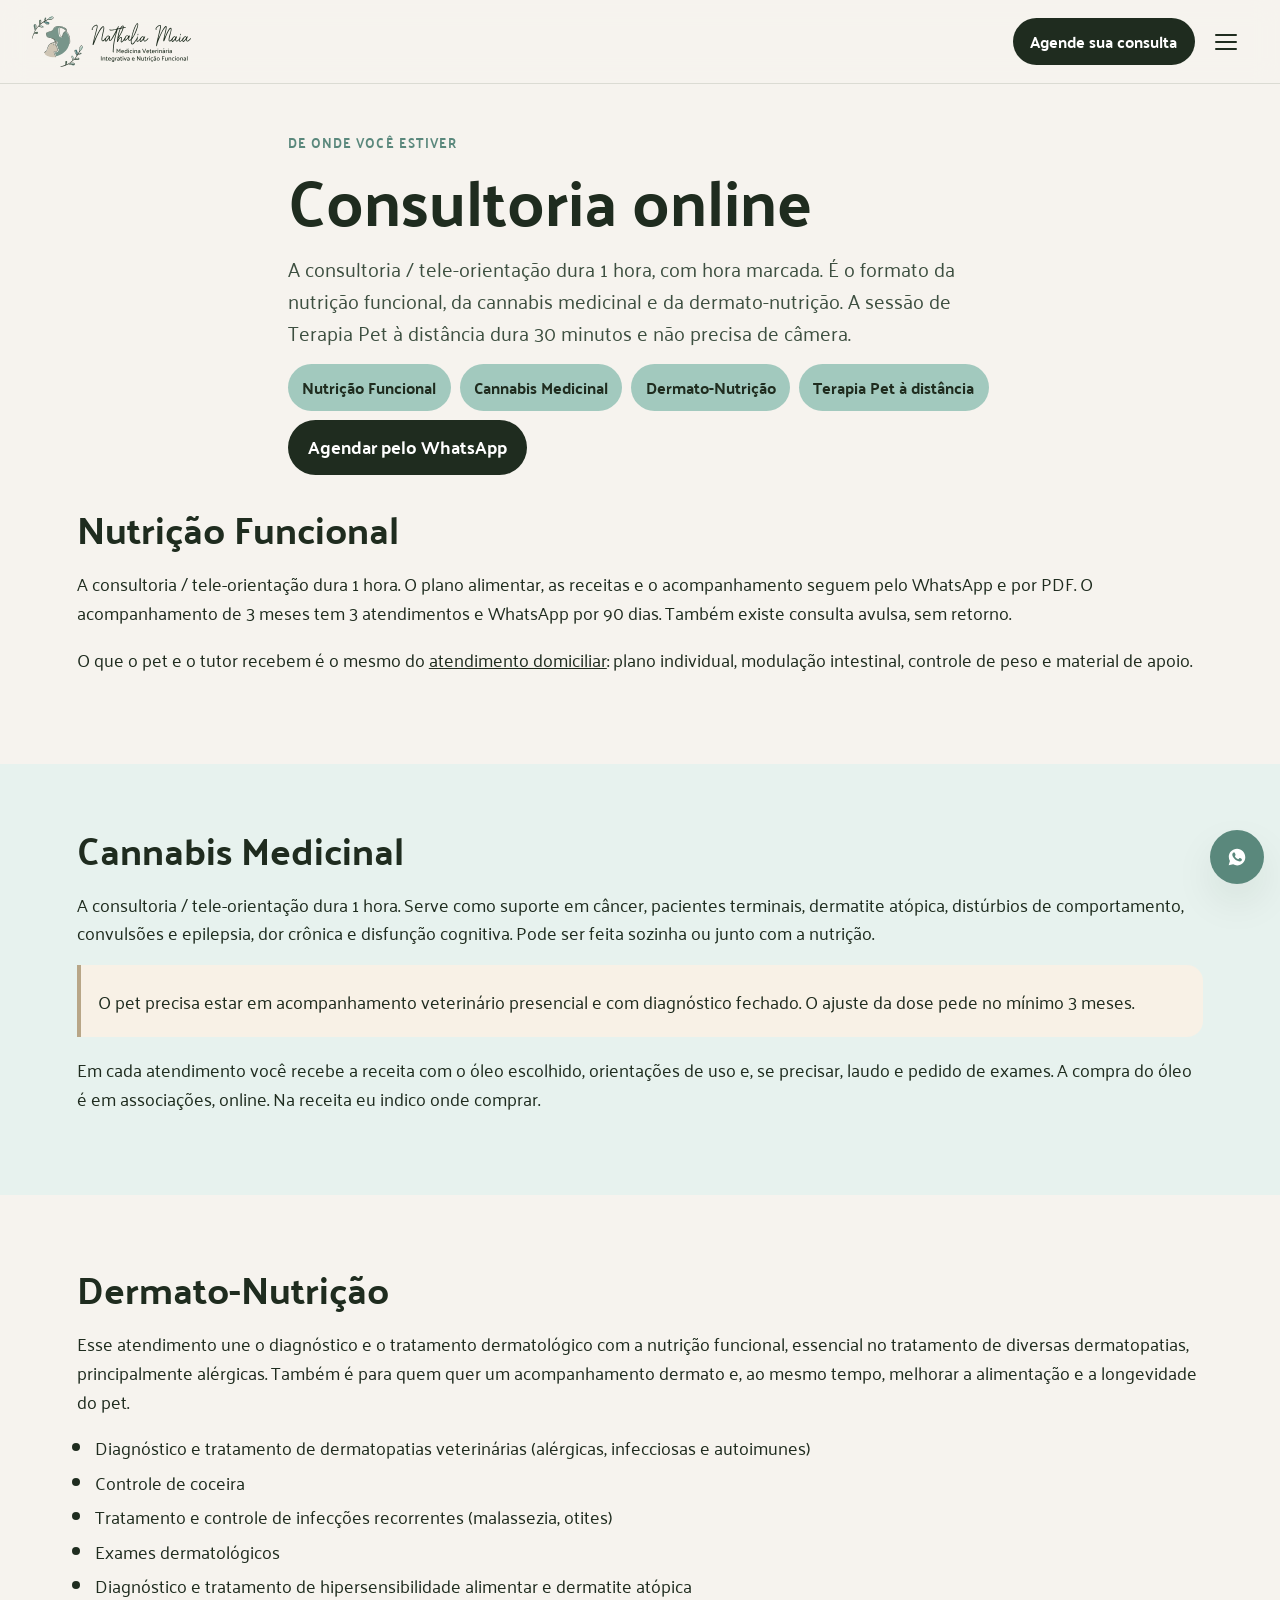
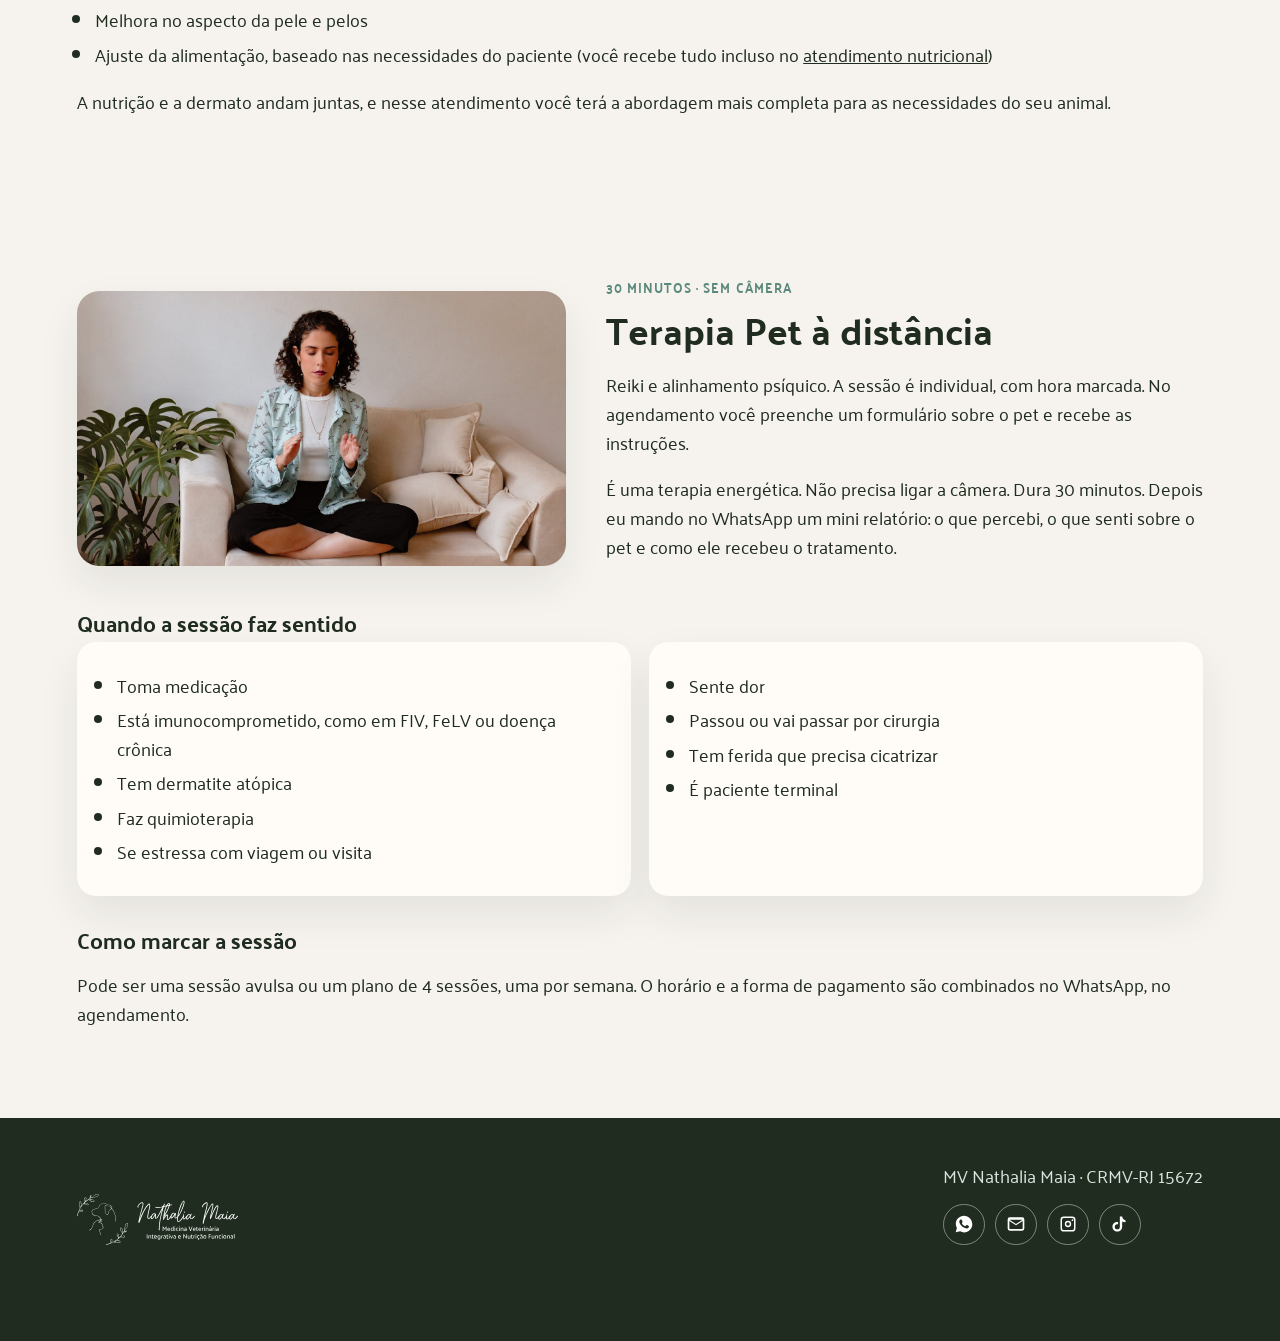
<file: online.html>
<!DOCTYPE html>
<html lang="pt-BR">
<head>
  <meta charset="utf-8">
  <meta name="viewport" content="width=device-width, initial-scale=1">
  <meta name="robots" content="noindex">
  <title>Consultoria online | Nathalia Maia</title>
  <meta name="description" content="Consultoria online da Dra. Nathalia Maia para tutores: nutrição funcional, cannabis medicinal, dermato-nutrição e terapia pet à distância.">
  <link rel="icon" href="assets/icone.png">
  <link rel="preconnect" href="https://fonts.googleapis.com">
  <link rel="preconnect" href="https://fonts.gstatic.com" crossorigin>
  <link href="https://fonts.googleapis.com/css2?family=Palanquin:wght@400;500;600;700&display=swap" rel="stylesheet">
  <link rel="stylesheet" href="css/styles.css">
</head>
<body>
  <a class="skip" href="#conteudo">Ir para o conteúdo</a>
  <header class="site-header">
    <a class="logo" href="index.html">
      <img src="assets/logo.svg" alt="Nathalia Maia, medicina veterinária integrativa e nutrição funcional">
    </a>
    <nav class="site-nav" id="site-nav">
      <a href="index.html">Quem sou eu</a>
      <div class="menu-drop">
        <a href="domiciliar.html">Atendimento domiciliar</a>
        <button class="menu-drop-btn" type="button" aria-expanded="false" aria-controls="menu-domiciliar" aria-label="Abrir opções de atendimento domiciliar"><span class="caret" aria-hidden="true"></span></button>
        <div class="menu-panel" id="menu-domiciliar">
          <a href="domiciliar.html#nutricional">Nutrição Funcional</a>
          <a href="domiciliar.html#cannabis">Cannabis Medicinal</a>
          <a href="domiciliar.html#dermato">Dermato-Nutrição</a>
        </div>
      </div>
      <a href="clinicas.html">Atendimento em clínicas</a>
      <div class="menu-drop is-current">
        <a href="online.html" aria-current="page">Consultoria online</a>
        <button class="menu-drop-btn" type="button" aria-expanded="false" aria-controls="menu-online" aria-label="Abrir opções de consultoria online"><span class="caret" aria-hidden="true"></span></button>
        <div class="menu-panel" id="menu-online">
          <a href="online.html#nutricional">Nutrição Funcional</a>
          <a href="online.html#cannabis">Cannabis Medicinal</a>
          <a href="online.html#dermato">Dermato-Nutrição</a>
          <a href="online.html#terapia">Terapia Pet à distância</a>
        </div>
      </div>
      <a href="vets.html">Para vets e estudantes</a>
    </nav>
    <div class="header-end">
      <a class="btn btn-agende" href="https://wa.me/5521992675647?text=Ol%C3%A1%2C%20Dra.%20Nathalia!%20Vim%20pelo%20site%20e%20gostaria%20de%20agendar%20uma%20consulta." target="_blank" rel="noopener noreferrer">Agende sua consulta</a>
      <button class="nav-toggle" type="button" aria-expanded="false" aria-controls="site-nav" aria-label="Abrir menu"><span></span><span></span><span></span></button>
    </div>
  </header>

  <main id="conteudo">
    <section class="wrap page-hero">
      <p class="kicker">De onde você estiver</p>
      <h1>Consultoria online</h1>
      <p class="lead">A consultoria / tele-orientação dura 1 hora, com hora marcada. É o formato da nutrição funcional, da cannabis medicinal e da dermato-nutrição. A sessão de Terapia Pet à distância dura 30 minutos e não precisa de câmera.</p>
      <ul class="subnav">
        <li><a href="#nutricional">Nutrição Funcional</a></li>
        <li><a href="#cannabis">Cannabis Medicinal</a></li>
        <li><a href="#dermato">Dermato-Nutrição</a></li>
        <li><a href="#terapia">Terapia Pet à distância</a></li>
      </ul>
      <div class="actions" style="margin-top: 1.2rem;">
        <a class="btn btn-solid" href="https://wa.me/5521992675647?text=Ol%C3%A1%2C%20Dra.%20Nathalia!%20Vim%20pelo%20site%20e%20gostaria%20de%20saber%20sobre%20a%20consultoria%20online." target="_blank" rel="noopener noreferrer">Agendar pelo WhatsApp</a>
      </div>
    </section>

    <section class="section topic" id="nutricional" style="padding-top: 1rem;">
      <div class="wrap">
        <h2>Nutrição Funcional</h2>
        <p>A consultoria / tele-orientação dura 1 hora. O plano alimentar, as receitas e o acompanhamento seguem pelo WhatsApp e por PDF. O acompanhamento de 3 meses tem 3 atendimentos e WhatsApp por 90 dias. Também existe consulta avulsa, sem retorno.</p>
        <p>O que o pet e o tutor recebem é o mesmo do <a href="domiciliar.html#nutricional">atendimento domiciliar</a>: plano individual, modulação intestinal, controle de peso e material de apoio.</p>
      </div>
    </section>

    <section class="band topic" id="cannabis">
      <div class="wrap">
        <h2>Cannabis Medicinal</h2>
        <p>A consultoria / tele-orientação dura 1 hora. Serve como suporte em câncer, pacientes terminais, dermatite atópica, distúrbios de comportamento, convulsões e epilepsia, dor crônica e disfunção cognitiva. Pode ser feita sozinha ou junto com a nutrição.</p>
        <div class="note">
          <p>O pet precisa estar em acompanhamento veterinário presencial e com diagnóstico fechado. O ajuste da dose pede no mínimo 3 meses.</p>
        </div>
        <p>Em cada atendimento você recebe a receita com o óleo escolhido, orientações de uso e, se precisar, laudo e pedido de exames. A compra do óleo é em associações, online. Na receita eu indico onde comprar.</p>
      </div>
    </section>

    <section class="section topic" id="dermato">
      <div class="wrap">
        <h2>Dermato-Nutrição</h2>
        <p>Esse atendimento une o diagnóstico e o tratamento dermatológico com a nutrição funcional, essencial no tratamento de diversas dermatopatias, principalmente alérgicas. Também é para quem quer um acompanhamento dermato e, ao mesmo tempo, melhorar a alimentação e a longevidade do pet.</p>
        <ul class="clean">
          <li>Diagnóstico e tratamento de dermatopatias veterinárias (alérgicas, infecciosas e autoimunes)</li>
          <li>Controle de coceira</li>
          <li>Tratamento e controle de infecções recorrentes (malassezia, otites)</li>
          <li>Exames dermatológicos</li>
          <li>Diagnóstico e tratamento de hipersensibilidade alimentar e dermatite atópica</li>
          <li>Melhora no aspecto da pele e pelos</li>
          <li>Ajuste da alimentação, baseado nas necessidades do paciente (você recebe tudo incluso no <a href="#nutricional">atendimento nutricional</a>)</li>
        </ul>
        <p>A nutrição e a dermato andam juntas, e nesse atendimento você terá a abordagem mais completa para as necessidades do seu animal.</p>
      </div>
    </section>

    <section class="section topic" id="terapia">
      <div class="wrap split">
        <div class="frame wide">
          <img src="assets/nathalia-reiki.jpg" alt="Dra. Nathalia Maia sentada no sofá, de olhos fechados, em postura de sessão de Reiki">
        </div>
        <div>
          <p class="kicker">30 minutos · sem câmera</p>
          <h2>Terapia Pet à distância</h2>
          <p>Reiki e alinhamento psíquico. A sessão é individual, com hora marcada. No agendamento você preenche um formulário sobre o pet e recebe as instruções.</p>
          <p>É uma terapia energética. Não precisa ligar a câmera. Dura 30 minutos. Depois eu mando no WhatsApp um mini relatório: o que percebi, o que senti sobre o pet e como ele recebeu o tratamento.</p>
        </div>
      </div>
      <div class="wrap">
        <h3 style="margin-top: 2rem;">Quando a sessão faz sentido</h3>
        <div class="grid-2">
          <article class="card">
            <ul class="clean">
              <li>Toma medicação</li>
              <li>Está imunocomprometido, como em FIV, FeLV ou doença crônica</li>
              <li>Tem dermatite atópica</li>
              <li>Faz quimioterapia</li>
              <li>Se estressa com viagem ou visita</li>
            </ul>
          </article>
          <article class="card">
            <ul class="clean">
              <li>Sente dor</li>
              <li>Passou ou vai passar por cirurgia</li>
              <li>Tem ferida que precisa cicatrizar</li>
              <li>É paciente terminal</li>
            </ul>
          </article>
        </div>
        <h3 style="margin-top: 2rem;">Como marcar a sessão</h3>
        <p>Pode ser uma sessão avulsa ou um plano de 4 sessões, uma por semana. O horário e a forma de pagamento são combinados no WhatsApp, no agendamento.</p>
      </div>
    </section>
  </main>

  <footer class="site-footer">
    <div class="wrap">
      <img src="assets/logo-branco.svg" alt="">
      <div>
        <p>MV Nathalia Maia · CRMV-RJ 15672</p>
        <nav class="social" aria-label="Contato">
          <a href="https://wa.me/5521992675647" target="_blank" rel="noopener noreferrer" aria-label="WhatsApp (21) 99267-5647"><svg class="icon" viewBox="0 0 24 24" aria-hidden="true"><path d="M12.04 2C6.58 2 2.15 6.4 2.15 11.83c0 1.74.46 3.44 1.34 4.94L2 22l5.39-1.41a10 10 0 0 0 4.65 1.47h.01c5.46 0 9.89-4.4 9.89-9.83C21.94 6.4 17.5 2 12.04 2zm5.76 13.9c-.24.68-1.4 1.3-1.94 1.38-.5.08-1.12.11-1.81-.11-.42-.14-.95-.3-1.64-.59-2.88-1.24-4.76-4.15-4.9-4.34-.14-.2-1.16-1.54-1.16-2.94s.73-2.08 1-2.37c.24-.28.64-.41 1.02-.41.12 0 .23 0 .33.01.3.01.44.03.64.49.24.58.82 2 .89 2.15.07.14.12.32.02.51-.1.2-.14.32-.28.49-.14.17-.3.38-.42.51-.14.14-.28.29-.12.56.16.27.72 1.19 1.55 1.93 1.06.95 1.96 1.25 2.24 1.39.28.14.44.12.6-.07.17-.2.7-.81.88-1.09.19-.28.37-.23.63-.14.26.09 1.64.77 1.92.91.28.14.47.21.54.33.07.12.07.68-.17 1.36z"/></svg></a>
          <a href="mailto:equipevetfuncional@gmail.com" target="_blank" rel="noopener noreferrer" aria-label="E-mail equipevetfuncional@gmail.com"><svg class="icon" viewBox="0 0 24 24" aria-hidden="true"><path d="M2 6.5A2.5 2.5 0 0 1 4.5 4h15A2.5 2.5 0 0 1 22 6.5v11a2.5 2.5 0 0 1-2.5 2.5h-15A2.5 2.5 0 0 1 2 17.5v-11zm2.2.3 7.8 5.1 7.8-5.1H4.2zM20 8.4l-7.4 4.8a1 1 0 0 1-1.1 0L4 8.4V17.5c0 .3.2.5.5.5h15c.3 0 .5-.2.5-.5V8.4z"/></svg></a>
          <a href="https://instagram.com/vetfuncional" target="_blank" rel="noopener noreferrer" aria-label="Instagram @vetfuncional"><svg class="icon" viewBox="0 0 24 24" aria-hidden="true"><path d="M7 3h10a4 4 0 0 1 4 4v10a4 4 0 0 1-4 4H7a4 4 0 0 1-4-4V7a4 4 0 0 1 4-4zm10 1.8H7A2.2 2.2 0 0 0 4.8 7v10A2.2 2.2 0 0 0 7 19.2h10A2.2 2.2 0 0 0 19.2 17V7A2.2 2.2 0 0 0 17 4.8zM12 8.2A3.8 3.8 0 1 1 8.2 12 3.8 3.8 0 0 1 12 8.2zm0 1.6A2.2 2.2 0 1 0 14.2 12 2.2 2.2 0 0 0 12 9.8zM17.35 6.4a1.05 1.05 0 1 1-1.05 1.05 1.05 1.05 0 0 1 1.05-1.05z"/></svg></a>
          <a href="https://www.tiktok.com/@vetfuncional" target="_blank" rel="noopener noreferrer" aria-label="TikTok @vetfuncional"><svg class="icon" viewBox="0 0 24 24" aria-hidden="true"><path d="M14.6 3c.35 2.35 1.7 4.05 4 4.35v2.45a6.7 6.7 0 0 1-4-.95v6.45c0 3.25-2.55 5.7-5.8 5.7S2.95 18.55 2.95 15.3 5.5 9.6 8.75 9.6c.32 0 .64.03.95.08v2.62a3.15 3.15 0 0 0-.95-.15 3.05 3.05 0 1 0 3.05 3.05V3h2.8z"/></svg></a>
        </nav>
      </div>
    </div>
  </footer>
  <a class="float-wa" href="https://wa.me/5521992675647?text=Ol%C3%A1%2C%20Dra.%20Nathalia!%20Vim%20pelo%20site%20e%20gostaria%20de%20saber%20sobre%20a%20consultoria%20online." target="_blank" rel="noopener noreferrer" aria-label="Agende sua consulta"><svg class="icon" viewBox="0 0 24 24" aria-hidden="true"><path d="M12.04 2C6.58 2 2.15 6.4 2.15 11.83c0 1.74.46 3.44 1.34 4.94L2 22l5.39-1.41a10 10 0 0 0 4.65 1.47h.01c5.46 0 9.89-4.4 9.89-9.83C21.94 6.4 17.5 2 12.04 2zm5.76 13.9c-.24.68-1.4 1.3-1.94 1.38-.5.08-1.12.11-1.81-.11-.42-.14-.95-.3-1.64-.59-2.88-1.24-4.76-4.15-4.9-4.34-.14-.2-1.16-1.54-1.16-2.94s.73-2.08 1-2.37c.24-.28.64-.41 1.02-.41.12 0 .23 0 .33.01.3.01.44.03.64.49.24.58.82 2 .89 2.15.07.14.12.32.02.51-.1.2-.14.32-.28.49-.14.17-.3.38-.42.51-.14.14-.28.29-.12.56.16.27.72 1.19 1.55 1.93 1.06.95 1.96 1.25 2.24 1.39.28.14.44.12.6-.07.17-.2.7-.81.88-1.09.19-.28.37-.23.63-.14.26.09 1.64.77 1.92.91.28.14.47.21.54.33.07.12.07.68-.17 1.36z"/></svg></a>
  <script>
    if (location.hash === "#vets") location.replace("vets.html");
  </script>
  <script src="js/nav.js"></script>
</body>
</html>
</file>
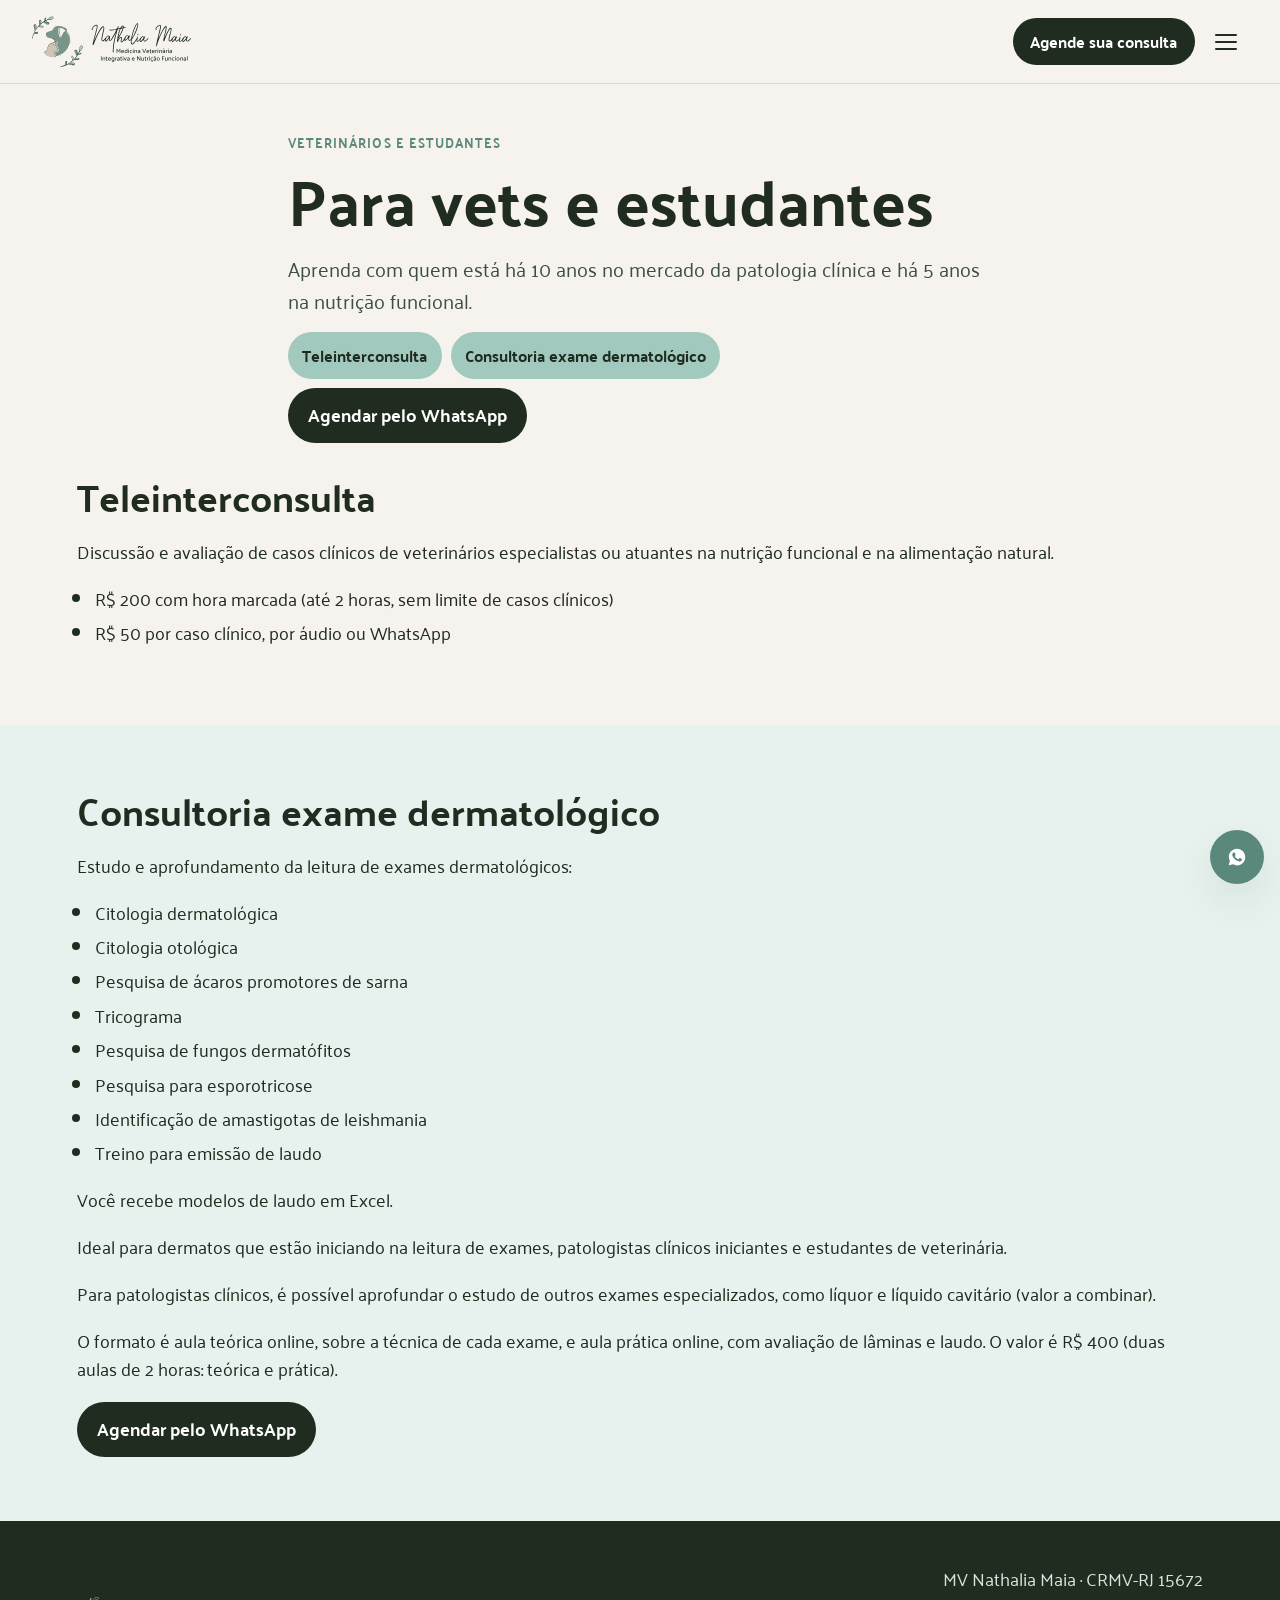
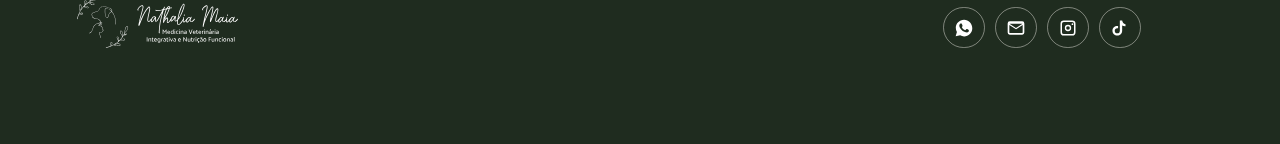
<file: vets.html>
<!DOCTYPE html>
<html lang="pt-BR">
<head>
  <meta charset="utf-8">
  <meta name="viewport" content="width=device-width, initial-scale=1">
  <meta name="robots" content="noindex">
  <title>Para vets e estudantes | Nathalia Maia</title>
  <meta name="description" content="Teleinterconsulta e consultoria de exame dermatológico da Dra. Nathalia Maia para veterinários e estudantes.">
  <link rel="icon" href="assets/icone.png">
  <link rel="preconnect" href="https://fonts.googleapis.com">
  <link rel="preconnect" href="https://fonts.gstatic.com" crossorigin>
  <link href="https://fonts.googleapis.com/css2?family=Palanquin:wght@400;500;600;700&display=swap" rel="stylesheet">
  <link rel="stylesheet" href="css/styles.css">
</head>
<body>
  <a class="skip" href="#conteudo">Ir para o conteúdo</a>
  <header class="site-header">
    <a class="logo" href="index.html">
      <img src="assets/logo.svg" alt="Nathalia Maia, medicina veterinária integrativa e nutrição funcional">
    </a>
    <nav class="site-nav" id="site-nav">
      <a href="index.html">Quem sou eu</a>
      <div class="menu-drop">
        <a href="domiciliar.html">Atendimento domiciliar</a>
        <button class="menu-drop-btn" type="button" aria-expanded="false" aria-controls="menu-domiciliar" aria-label="Abrir opções de atendimento domiciliar"><span class="caret" aria-hidden="true"></span></button>
        <div class="menu-panel" id="menu-domiciliar">
          <a href="domiciliar.html#nutricional">Nutrição Funcional</a>
          <a href="domiciliar.html#cannabis">Cannabis Medicinal</a>
          <a href="domiciliar.html#dermato">Dermato-Nutrição</a>
        </div>
      </div>
      <a href="clinicas.html">Atendimento em clínicas</a>
      <div class="menu-drop">
        <a href="online.html">Consultoria online</a>
        <button class="menu-drop-btn" type="button" aria-expanded="false" aria-controls="menu-online" aria-label="Abrir opções de consultoria online"><span class="caret" aria-hidden="true"></span></button>
        <div class="menu-panel" id="menu-online">
          <a href="online.html#nutricional">Nutrição Funcional</a>
          <a href="online.html#cannabis">Cannabis Medicinal</a>
          <a href="online.html#dermato">Dermato-Nutrição</a>
          <a href="online.html#terapia">Terapia Pet à distância</a>
        </div>
      </div>
      <a href="vets.html" aria-current="page">Para vets e estudantes</a>
    </nav>
    <div class="header-end">
      <a class="btn btn-agende" href="https://wa.me/5521992675647?text=Ol%C3%A1%2C%20Dra.%20Nathalia!%20Vim%20pelo%20site%20e%20gostaria%20de%20agendar%20uma%20consulta." target="_blank" rel="noopener noreferrer">Agende sua consulta</a>
      <button class="nav-toggle" type="button" aria-expanded="false" aria-controls="site-nav" aria-label="Abrir menu"><span></span><span></span><span></span></button>
    </div>
  </header>

  <main id="conteudo">
    <section class="wrap page-hero">
      <p class="kicker">Veterinários e estudantes</p>
      <h1>Para vets e estudantes</h1>
      <p class="lead">Aprenda com quem está há 10 anos no mercado da patologia clínica e há 5 anos na nutrição funcional.</p>
      <ul class="subnav">
        <li><a href="#teleinterconsulta">Teleinterconsulta</a></li>
        <li><a href="#exame">Consultoria exame dermatológico</a></li>
      </ul>
      <div class="actions" style="margin-top: 1.2rem;">
        <a class="btn btn-solid" href="https://wa.me/5521992675647?text=Ol%C3%A1%2C%20Dra.%20Nathalia!%20Vim%20pelo%20site%20e%20gostaria%20de%20saber%20sobre%20a%20%C3%A1rea%20para%20veterin%C3%A1rios%20e%20estudantes." target="_blank" rel="noopener noreferrer">Agendar pelo WhatsApp</a>
      </div>
    </section>

    <section class="section topic" id="teleinterconsulta" style="padding-top: 1rem;">
      <div class="wrap">
        <h2>Teleinterconsulta</h2>
        <p>Discussão e avaliação de casos clínicos de veterinários especialistas ou atuantes na nutrição funcional e na alimentação natural.</p>
        <ul class="clean">
          <li>R$ 200 com hora marcada (até 2 horas, sem limite de casos clínicos)</li>
          <li>R$ 50 por caso clínico, por áudio ou WhatsApp</li>
        </ul>
      </div>
    </section>

    <section class="band topic" id="exame">
      <div class="wrap">
        <h2>Consultoria exame dermatológico</h2>
        <p>Estudo e aprofundamento da leitura de exames dermatológicos:</p>
        <ul class="clean">
          <li>Citologia dermatológica</li>
          <li>Citologia otológica</li>
          <li>Pesquisa de ácaros promotores de sarna</li>
          <li>Tricograma</li>
          <li>Pesquisa de fungos dermatófitos</li>
          <li>Pesquisa para esporotricose</li>
          <li>Identificação de amastigotas de leishmania</li>
          <li>Treino para emissão de laudo</li>
        </ul>
        <p>Você recebe modelos de laudo em Excel.</p>
        <p>Ideal para dermatos que estão iniciando na leitura de exames, patologistas clínicos iniciantes e estudantes de veterinária.</p>
        <p>Para patologistas clínicos, é possível aprofundar o estudo de outros exames especializados, como líquor e líquido cavitário (valor a combinar).</p>
        <p>O formato é aula teórica online, sobre a técnica de cada exame, e aula prática online, com avaliação de lâminas e laudo. O valor é R$ 400 (duas aulas de 2 horas: teórica e prática).</p>
        <div class="actions" style="margin-top: 1.2rem;">
          <a class="btn btn-solid" href="https://wa.me/5521992675647?text=Ol%C3%A1%2C%20Dra.%20Nathalia!%20Vim%20pelo%20site%20e%20gostaria%20de%20saber%20sobre%20a%20%C3%A1rea%20para%20veterin%C3%A1rios%20e%20estudantes." target="_blank" rel="noopener noreferrer">Agendar pelo WhatsApp</a>
        </div>
      </div>
    </section>
  </main>

  <footer class="site-footer">
    <div class="wrap">
      <img src="assets/logo-branco.svg" alt="">
      <div>
        <p>MV Nathalia Maia · CRMV-RJ 15672</p>
        <nav class="social" aria-label="Contato">
          <a href="https://wa.me/5521992675647" target="_blank" rel="noopener noreferrer" aria-label="WhatsApp (21) 99267-5647"><svg class="icon" viewBox="0 0 24 24" aria-hidden="true"><path d="M12.04 2C6.58 2 2.15 6.4 2.15 11.83c0 1.74.46 3.44 1.34 4.94L2 22l5.39-1.41a10 10 0 0 0 4.65 1.47h.01c5.46 0 9.89-4.4 9.89-9.83C21.94 6.4 17.5 2 12.04 2zm5.76 13.9c-.24.68-1.4 1.3-1.94 1.38-.5.08-1.12.11-1.81-.11-.42-.14-.95-.3-1.64-.59-2.88-1.24-4.76-4.15-4.9-4.34-.14-.2-1.16-1.54-1.16-2.94s.73-2.08 1-2.37c.24-.28.64-.41 1.02-.41.12 0 .23 0 .33.01.3.01.44.03.64.49.24.58.82 2 .89 2.15.07.14.12.32.02.51-.1.2-.14.32-.28.49-.14.17-.3.38-.42.51-.14.14-.28.29-.12.56.16.27.72 1.19 1.55 1.93 1.06.95 1.96 1.25 2.24 1.39.28.14.44.12.6-.07.17-.2.7-.81.88-1.09.19-.28.37-.23.63-.14.26.09 1.64.77 1.92.91.28.14.47.21.54.33.07.12.07.68-.17 1.36z"/></svg></a>
          <a href="mailto:equipevetfuncional@gmail.com" target="_blank" rel="noopener noreferrer" aria-label="E-mail equipevetfuncional@gmail.com"><svg class="icon" viewBox="0 0 24 24" aria-hidden="true"><path d="M2 6.5A2.5 2.5 0 0 1 4.5 4h15A2.5 2.5 0 0 1 22 6.5v11a2.5 2.5 0 0 1-2.5 2.5h-15A2.5 2.5 0 0 1 2 17.5v-11zm2.2.3 7.8 5.1 7.8-5.1H4.2zM20 8.4l-7.4 4.8a1 1 0 0 1-1.1 0L4 8.4V17.5c0 .3.2.5.5.5h15c.3 0 .5-.2.5-.5V8.4z"/></svg></a>
          <a href="https://instagram.com/vetfuncional" target="_blank" rel="noopener noreferrer" aria-label="Instagram @vetfuncional"><svg class="icon" viewBox="0 0 24 24" aria-hidden="true"><path d="M7 3h10a4 4 0 0 1 4 4v10a4 4 0 0 1-4 4H7a4 4 0 0 1-4-4V7a4 4 0 0 1 4-4zm10 1.8H7A2.2 2.2 0 0 0 4.8 7v10A2.2 2.2 0 0 0 7 19.2h10A2.2 2.2 0 0 0 19.2 17V7A2.2 2.2 0 0 0 17 4.8zM12 8.2A3.8 3.8 0 1 1 8.2 12 3.8 3.8 0 0 1 12 8.2zm0 1.6A2.2 2.2 0 1 0 14.2 12 2.2 2.2 0 0 0 12 9.8zM17.35 6.4a1.05 1.05 0 1 1-1.05 1.05 1.05 1.05 0 0 1 1.05-1.05z"/></svg></a>
          <a href="https://www.tiktok.com/@vetfuncional" target="_blank" rel="noopener noreferrer" aria-label="TikTok @vetfuncional"><svg class="icon" viewBox="0 0 24 24" aria-hidden="true"><path d="M14.6 3c.35 2.35 1.7 4.05 4 4.35v2.45a6.7 6.7 0 0 1-4-.95v6.45c0 3.25-2.55 5.7-5.8 5.7S2.95 18.55 2.95 15.3 5.5 9.6 8.75 9.6c.32 0 .64.03.95.08v2.62a3.15 3.15 0 0 0-.95-.15 3.05 3.05 0 1 0 3.05 3.05V3h2.8z"/></svg></a>
        </nav>
      </div>
    </div>
  </footer>
  <a class="float-wa" href="https://wa.me/5521992675647?text=Ol%C3%A1%2C%20Dra.%20Nathalia!%20Vim%20pelo%20site%20e%20gostaria%20de%20saber%20sobre%20a%20%C3%A1rea%20para%20veterin%C3%A1rios%20e%20estudantes." target="_blank" rel="noopener noreferrer" aria-label="Agende sua consulta"><svg class="icon" viewBox="0 0 24 24" aria-hidden="true"><path d="M12.04 2C6.58 2 2.15 6.4 2.15 11.83c0 1.74.46 3.44 1.34 4.94L2 22l5.39-1.41a10 10 0 0 0 4.65 1.47h.01c5.46 0 9.89-4.4 9.89-9.83C21.94 6.4 17.5 2 12.04 2zm5.76 13.9c-.24.68-1.4 1.3-1.94 1.38-.5.08-1.12.11-1.81-.11-.42-.14-.95-.3-1.64-.59-2.88-1.24-4.76-4.15-4.9-4.34-.14-.2-1.16-1.54-1.16-2.94s.73-2.08 1-2.37c.24-.28.64-.41 1.02-.41.12 0 .23 0 .33.01.3.01.44.03.64.49.24.58.82 2 .89 2.15.07.14.12.32.02.51-.1.2-.14.32-.28.49-.14.17-.3.38-.42.51-.14.14-.28.29-.12.56.16.27.72 1.19 1.55 1.93 1.06.95 1.96 1.25 2.24 1.39.28.14.44.12.6-.07.17-.2.7-.81.88-1.09.19-.28.37-.23.63-.14.26.09 1.64.77 1.92.91.28.14.47.21.54.33.07.12.07.68-.17 1.36z"/></svg></a>
  <script src="js/nav.js"></script>
</body>
</html>
</file>
<file: css/styles.css>
:root {
  --ink: #1f2c1f;
  --ink-soft: #3d4f40;
  --viridian: #5a887c;
  --cyan: #609090;
  --tareyton: #a2c9be;
  --dune: #cec0ae;
  --khaki: #b8a687;
  --paper: #f6f3ee;
  --card: #fffcf8;
  --line: rgba(31, 44, 31, 0.12);
  --shadow: 0 18px 40px rgba(31, 44, 31, 0.08);
  --header: 5.25rem;
  --max: 72rem;
  --font: "Palanquin", "Segoe UI", sans-serif;
}

* { box-sizing: border-box; }

html { scroll-behavior: smooth; }

body {
  margin: 0;
  font-family: var(--font);
  color: var(--ink);
  background: var(--paper);
  font-size: 1.125rem;
  line-height: 1.6;
}

img { max-width: 100%; display: block; }

a { color: inherit; }

.skip {
  position: absolute;
  left: 1rem;
  top: -4rem;
  background: var(--ink);
  color: white;
  padding: 0.5rem 0.8rem;
  z-index: 20;
}

.skip:focus { top: 1rem; }

.site-header {
  position: sticky;
  top: 0;
  z-index: 10;
  display: flex;
  align-items: center;
  justify-content: space-between;
  gap: 1rem;
  min-height: var(--header);
  padding: 0.75rem clamp(1rem, 2.5vw, 2.75rem);
  background: rgba(246, 243, 238, 0.92);
  backdrop-filter: blur(12px);
  border-bottom: 1px solid var(--line);
}

.logo { flex: 0 0 auto; }
.logo img { height: 3.2rem; width: auto; }

.header-end {
  display: flex;
  align-items: center;
  gap: 0.55rem;
  flex: 0 0 auto;
}

.nav-toggle {
  display: none;
  width: 2.75rem;
  height: 2.75rem;
  padding: 0;
  border: 0;
  background: transparent;
  cursor: pointer;
  flex-direction: column;
  align-items: center;
  justify-content: center;
  gap: 5px;
}

.nav-toggle span {
  display: block;
  width: 1.35rem;
  height: 2px;
  background: var(--ink);
  border-radius: 2px;
}

.site-nav {
  display: flex;
  align-items: center;
  justify-content: flex-end;
  gap: 1.05rem;
  flex: 1 0 auto;
  margin-right: 0.35rem;
}

.site-nav a,
.menu-drop,
.menu-drop-btn {
  flex: 0 0 auto;
  white-space: nowrap;
}

.site-nav a {
  text-decoration: none;
  font-weight: 600;
  font-size: 1rem;
}

.site-nav a[aria-current="page"] {
  color: var(--viridian);
  box-shadow: inset 0 -2px 0 var(--viridian);
}

.btn {
  display: inline-flex;
  align-items: center;
  justify-content: center;
  gap: 0.45rem;
  text-decoration: none;
  font-weight: 700;
  border-radius: 999px;
  padding: 0.75rem 1.2rem;
  border: 1px solid transparent;
}

.btn-solid {
  background: var(--ink);
  color: white;
}

.btn-solid:hover { background: #314332; }

.btn-ghost {
  background: transparent;
  color: var(--ink);
  border-color: var(--ink);
}

.float-wa {
  display: inline-flex;
  align-items: center;
  justify-content: center;
  position: fixed;
  right: 1rem;
  bottom: 1rem;
  z-index: 12;
  width: 3.4rem;
  height: 3.4rem;
  background: var(--viridian);
  color: white;
  text-decoration: none;
  border-radius: 50%;
  box-shadow: var(--shadow);
}

.float-wa:hover { background: #4c756a; }

.float-wa::after {
  content: "Agende sua consulta";
  position: absolute;
  z-index: 20;
  right: calc(100% + 0.55rem);
  top: 50%;
  transform: translateY(-50%);
  padding: 0.35rem 0.7rem;
  border-radius: 999px;
  background: var(--ink);
  color: white;
  font-size: 0.82rem;
  font-weight: 600;
  line-height: 1.2;
  white-space: nowrap;
  opacity: 0;
  pointer-events: none;
  transition: opacity 0.15s ease;
}

.float-wa:hover::after,
.float-wa:focus-visible::after { opacity: 1; }

.btn-agende {
  background: var(--ink);
  color: white;
  white-space: nowrap;
  padding: 0.65rem 1.05rem;
  font-size: 0.98rem;
}

.btn-agende:hover { background: #314332; }

.menu-drop {
  position: relative;
  display: inline-flex;
  align-items: center;
  gap: 0.2rem;
}

.menu-drop-btn {
  display: inline-flex;
  align-items: center;
  justify-content: center;
  width: 1.4rem;
  height: 1.4rem;
  border: 0;
  background: none;
  color: inherit;
  font: inherit;
  cursor: pointer;
  padding: 0;
}

.menu-drop.is-current > a {
  color: var(--viridian);
  box-shadow: inset 0 -2px 0 var(--viridian);
}

.caret {
  width: 0.42rem;
  height: 0.42rem;
  border-right: 2px solid currentColor;
  border-bottom: 2px solid currentColor;
  transform: translateY(-2px) rotate(45deg);
}

.menu-drop.is-open .caret,
.site-header:not(.is-compact) .menu-drop:hover .caret,
.site-header:not(.is-compact) .menu-drop:focus-within .caret {
  transform: translateY(2px) rotate(225deg);
}

.site-header:not(.is-compact) .menu-drop {
  padding-bottom: 0.85rem;
  margin-bottom: -0.85rem;
}

.menu-panel {
  display: none;
  position: absolute;
  top: 100%;
  left: 0;
  z-index: 30;
  min-width: 18.5rem;
  margin: 0;
  padding: 0.35rem 0;
  background: white;
  border-radius: 0.35rem;
  box-shadow: 0 18px 40px rgba(31, 44, 31, 0.14);
}

.menu-drop.is-open .menu-panel,
.site-header:not(.is-compact) .menu-drop:hover .menu-panel,
.site-header:not(.is-compact) .menu-drop:focus-within .menu-panel {
  display: block;
}

.site-nav .menu-drop:last-child .menu-panel { left: auto; right: 0; }

.menu-panel a {
  display: block;
  padding: 0.72rem 1.15rem;
  font-size: 0.92rem;
  font-weight: 600;
  letter-spacing: 0.03em;
  text-transform: uppercase;
  color: var(--ink-soft);
}

.menu-panel a:hover { background: var(--paper); color: var(--ink); }

.icon {
  width: 1.25rem;
  height: 1.25rem;
  display: block;
  fill: currentColor;
}

.wrap {
  width: min(var(--max), calc(100% - 12vw));
  margin-inline: auto;
}

.hero {
  display: grid;
  grid-template-columns: 1.15fr 0.85fr;
  gap: 3.5rem;
  align-items: center;
  padding: 3.5rem 0 4rem;
}

.kicker {
  margin: 0 0 0.6rem;
  letter-spacing: 0.08em;
  text-transform: uppercase;
  font-size: 0.82rem;
  font-weight: 700;
  color: var(--viridian);
}

h1, h2, h3 { line-height: 1.15; font-weight: 700; }

h1 { font-size: clamp(2.4rem, 5vw, 4.1rem); margin: 0 0 1rem; }

h2 { font-size: clamp(1.8rem, 3vw, 2.5rem); margin: 0 0 0.8rem; }

h3 { font-size: 1.35rem; margin: 0 0 0.4rem; }

.lead { font-size: 1.25rem; color: var(--ink-soft); margin: 0 0 1.4rem; }

.actions { display: flex; flex-wrap: wrap; gap: 0.75rem; }

.hero-photo {
  position: relative;
}

.hero-photo img {
  width: 100%;
  aspect-ratio: 4 / 5;
  object-fit: cover;
  object-position: center 32%;
  border-radius: 1.6rem 1.6rem 4.5rem 1.6rem;
  box-shadow: var(--shadow);
}

.hero-photo::before {
  content: "";
  position: absolute;
  inset: 1.2rem -1rem -1rem 1.4rem;
  background: var(--tareyton);
  border-radius: 1.6rem 1.6rem 4.5rem 1.6rem;
  z-index: -1;
}

.band {
  background: #e7f2ee;
  padding: 4rem 0;
}

.band-sand { background: #f3eee6; }

.section { padding: 4.5rem 0; }

.grid-3, .grid-2 { display: grid; gap: 1.1rem; }

.grid-3 { grid-template-columns: repeat(3, 1fr); }
.grid-2 { grid-template-columns: repeat(2, 1fr); }

.card {
  background: var(--card);
  border-radius: 1.2rem;
  padding: 1.4rem 1.35rem 1.5rem;
  box-shadow: var(--shadow);
}

.card p:last-child { margin-bottom: 0; }

.card a.more {
  display: inline-block;
  margin-top: 0.8rem;
  font-weight: 700;
  color: var(--viridian);
}

.subnav {
  display: flex;
  flex-wrap: wrap;
  align-items: flex-start;
  gap: 0.55rem;
  margin: 1.5rem 0 0;
  padding: 0;
  list-style: none;
}

.subnav li { margin: 0; }

.subnav a,
.pill {
  text-decoration: none;
  font-weight: 700;
  font-size: 0.98rem;
  background: #a2c9be;
  border-radius: 999px;
  padding: 0.55rem 0.9rem;
}

.subnav a:hover { background: #8fb5a9; }

h3.pill {
  display: inline-block;
  line-height: 1.3;
  margin: 1.75rem 0 0.85rem;
}

.topic { scroll-margin-top: 6.5rem; }

.clinic h2 { font-size: 1.45rem; }

.clinic address {
  font-style: normal;
  margin: 0.35rem 0;
}

.split {
  display: grid;
  grid-template-columns: 0.9fr 1.1fr;
  gap: 2.5rem;
  align-items: center;
}

.frame img {
  width: 100%;
  border-radius: 1.4rem;
  object-fit: cover;
  box-shadow: var(--shadow);
}

.portrait img { aspect-ratio: 4 / 5; object-position: center 22%; }
.wide img { aspect-ratio: 16 / 9; object-position: center 30%; }

ul.clean, ol.clean { margin: 0.4rem 0 0; padding-left: 1.15rem; }
ul.clean li, ol.clean li { margin: 0.35rem 0; }

.price {
  display: flex;
  flex-direction: column;
  gap: 0.2rem;
}

.price strong {
  font-size: 1.8rem;
  letter-spacing: -0.03em;
}

.note {
  border-left: 4px solid var(--khaki);
  background: #f8f1e6;
  padding: 1rem 1.1rem;
  border-radius: 0 1rem 1rem 0;
}

.note p { margin: 0.35rem 0; }

.quotes { display: grid; grid-template-columns: repeat(3, 1fr); gap: 1rem; }

blockquote {
  margin: 0;
  background: var(--card);
  border-radius: 1.2rem;
  padding: 1.3rem;
  box-shadow: var(--shadow);
}

blockquote p { margin: 0 0 0.8rem; }

blockquote footer { color: var(--ink-soft); font-size: 0.95rem; }

details {
  background: var(--card);
  border-radius: 1rem;
  padding: 0.9rem 1.1rem;
  box-shadow: var(--shadow);
}

details + details { margin-top: 0.7rem; }

summary {
  cursor: pointer;
  font-weight: 700;
}

details p { margin: 0.7rem 0 0.2rem; }

.page-hero { padding: 3rem 0 1rem; max-width: 44rem; }

.stack { display: grid; gap: 1rem; }

.site-footer {
  background: var(--ink);
  color: #f4f1ea;
  padding: 2.5rem 0 6rem;
}

.site-footer .wrap {
  display: flex;
  justify-content: space-between;
  gap: 2rem;
  align-items: end;
}

.site-footer img { height: 3.2rem; width: auto; }

.site-footer a { color: white; }
.site-footer p { margin: 0.2rem 0; color: #d9e4df; }

.social {
  display: flex;
  gap: 0.65rem;
  margin-top: 0.85rem;
}

.social a {
  display: inline-flex;
  align-items: center;
  justify-content: center;
  width: 2.6rem;
  height: 2.6rem;
  border-radius: 50%;
  border: 1px solid rgba(244, 241, 234, 0.45);
  text-decoration: none;
}

.social a:hover { background: rgba(244, 241, 234, 0.12); }


.site-header.is-compact .nav-toggle { display: inline-flex; }

.site-header.is-compact .site-nav {
  display: none;
  position: absolute;
  top: 100%;
  left: 0;
  right: 0;
  flex: none;
  margin: 0;
  flex-direction: column;
  align-items: stretch;
  justify-content: flex-start;
  gap: 0.15rem;
  padding: 0.6rem 1.25rem 1.1rem;
  background: var(--paper);
  border-bottom: 1px solid var(--line);
  box-shadow: var(--shadow);
}

.site-header.is-compact .site-nav.is-open { display: flex; }

.site-header.is-compact .site-nav a { padding: 0.6rem 0; white-space: normal; }

.site-header.is-compact .menu-drop {
  display: flex;
  flex-wrap: wrap;
  width: 100%;
  align-items: center;
  justify-content: space-between;
}
.site-header.is-compact .menu-drop > a { padding: 0.6rem 0; white-space: normal; }
.site-header.is-compact .menu-drop-btn { width: 2.2rem; height: 2.2rem; }
.site-header.is-compact .menu-drop .menu-panel { width: 100%; left: 0; right: auto; }
.site-header.is-compact .menu-panel {
  position: static;
  min-width: 0;
  padding: 0 0 0.35rem 0.15rem;
  background: transparent;
  border-radius: 0;
  box-shadow: none;
}
.site-header.is-compact .menu-panel a {
  padding: 0.45rem 0.2rem;
  text-transform: none;
  letter-spacing: 0;
  white-space: normal;
}

@media (max-width: 900px) {
  .wrap { width: min(var(--max), calc(100% - 2rem)); }

  .hero, .split, .grid-3, .grid-2, .quotes {
    grid-template-columns: 1fr;
  }

  .hero-photo { order: -1; }

  .site-footer .wrap { flex-direction: column; align-items: start; }
}

@media (max-width: 700px) {
  .logo img { height: 2.45rem; }
  .btn-agende { font-size: 0.82rem; padding: 0.5rem 0.7rem; }
}
</file>
